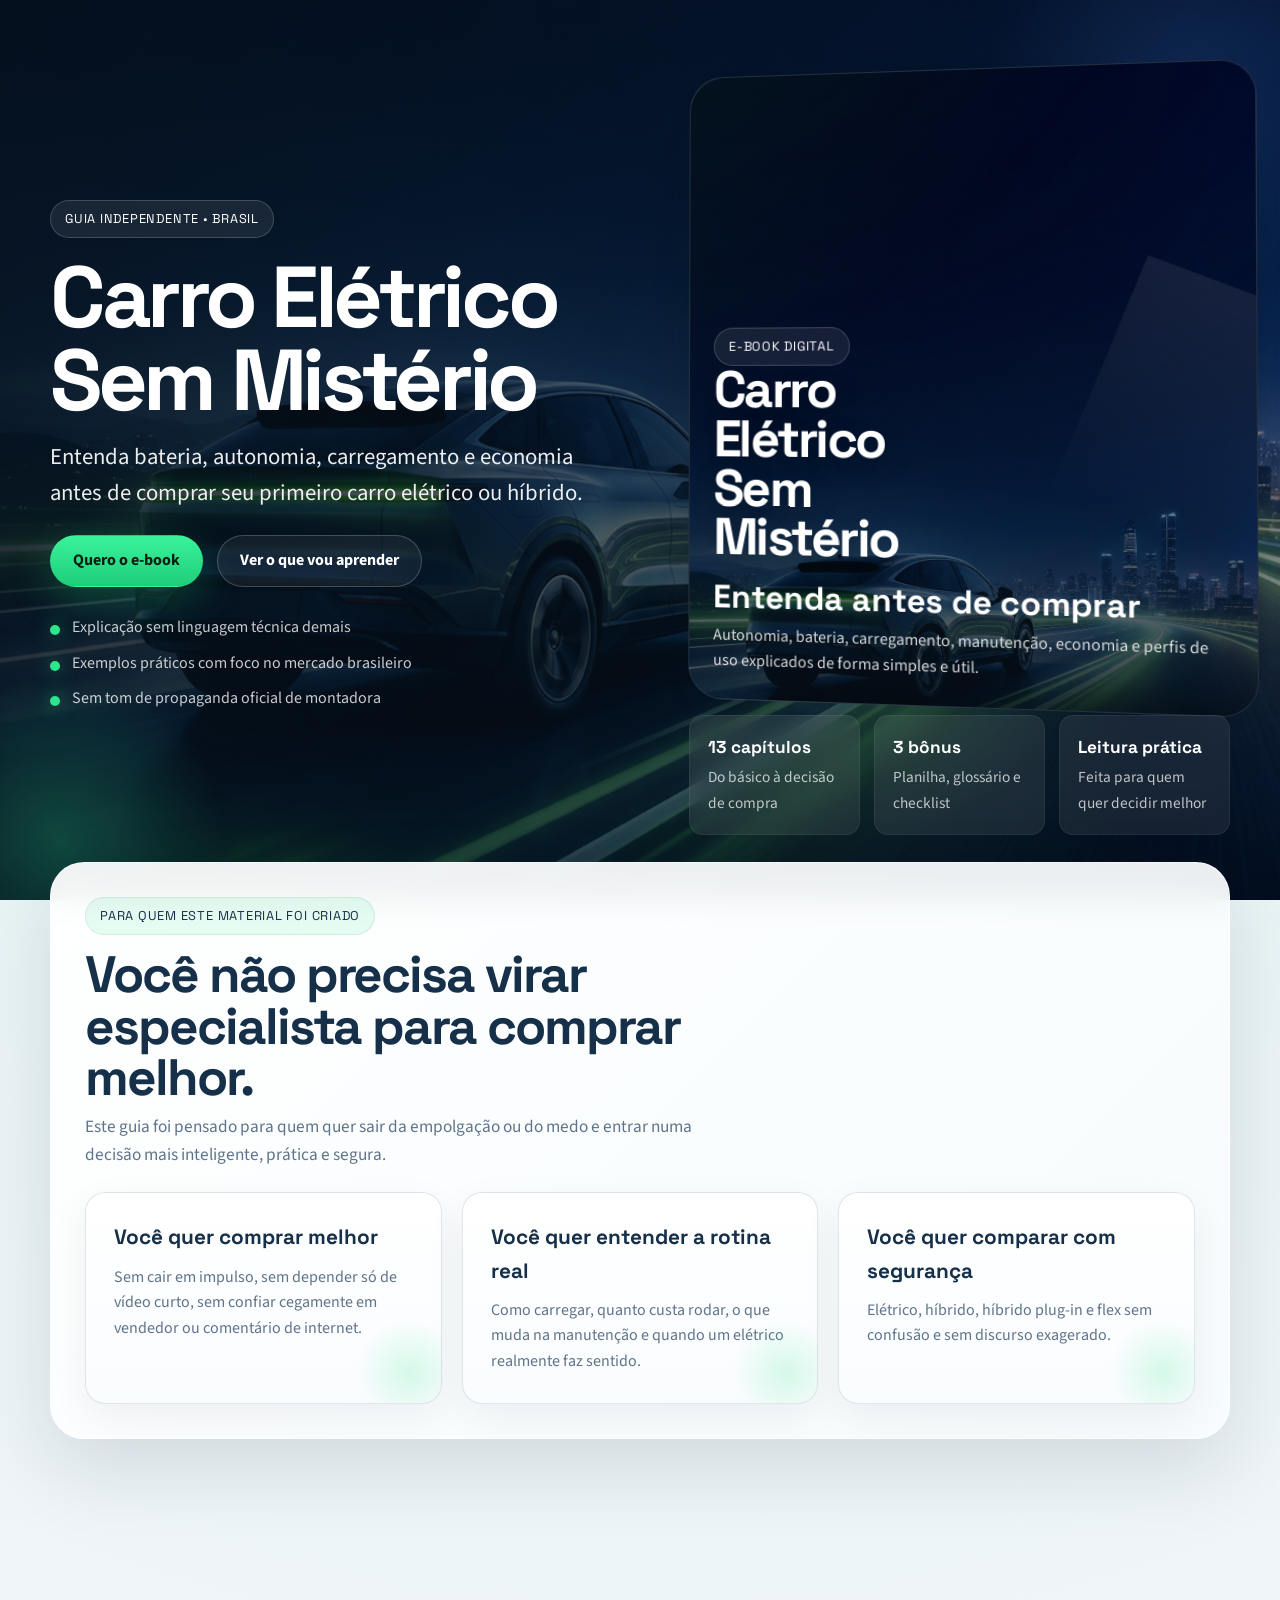
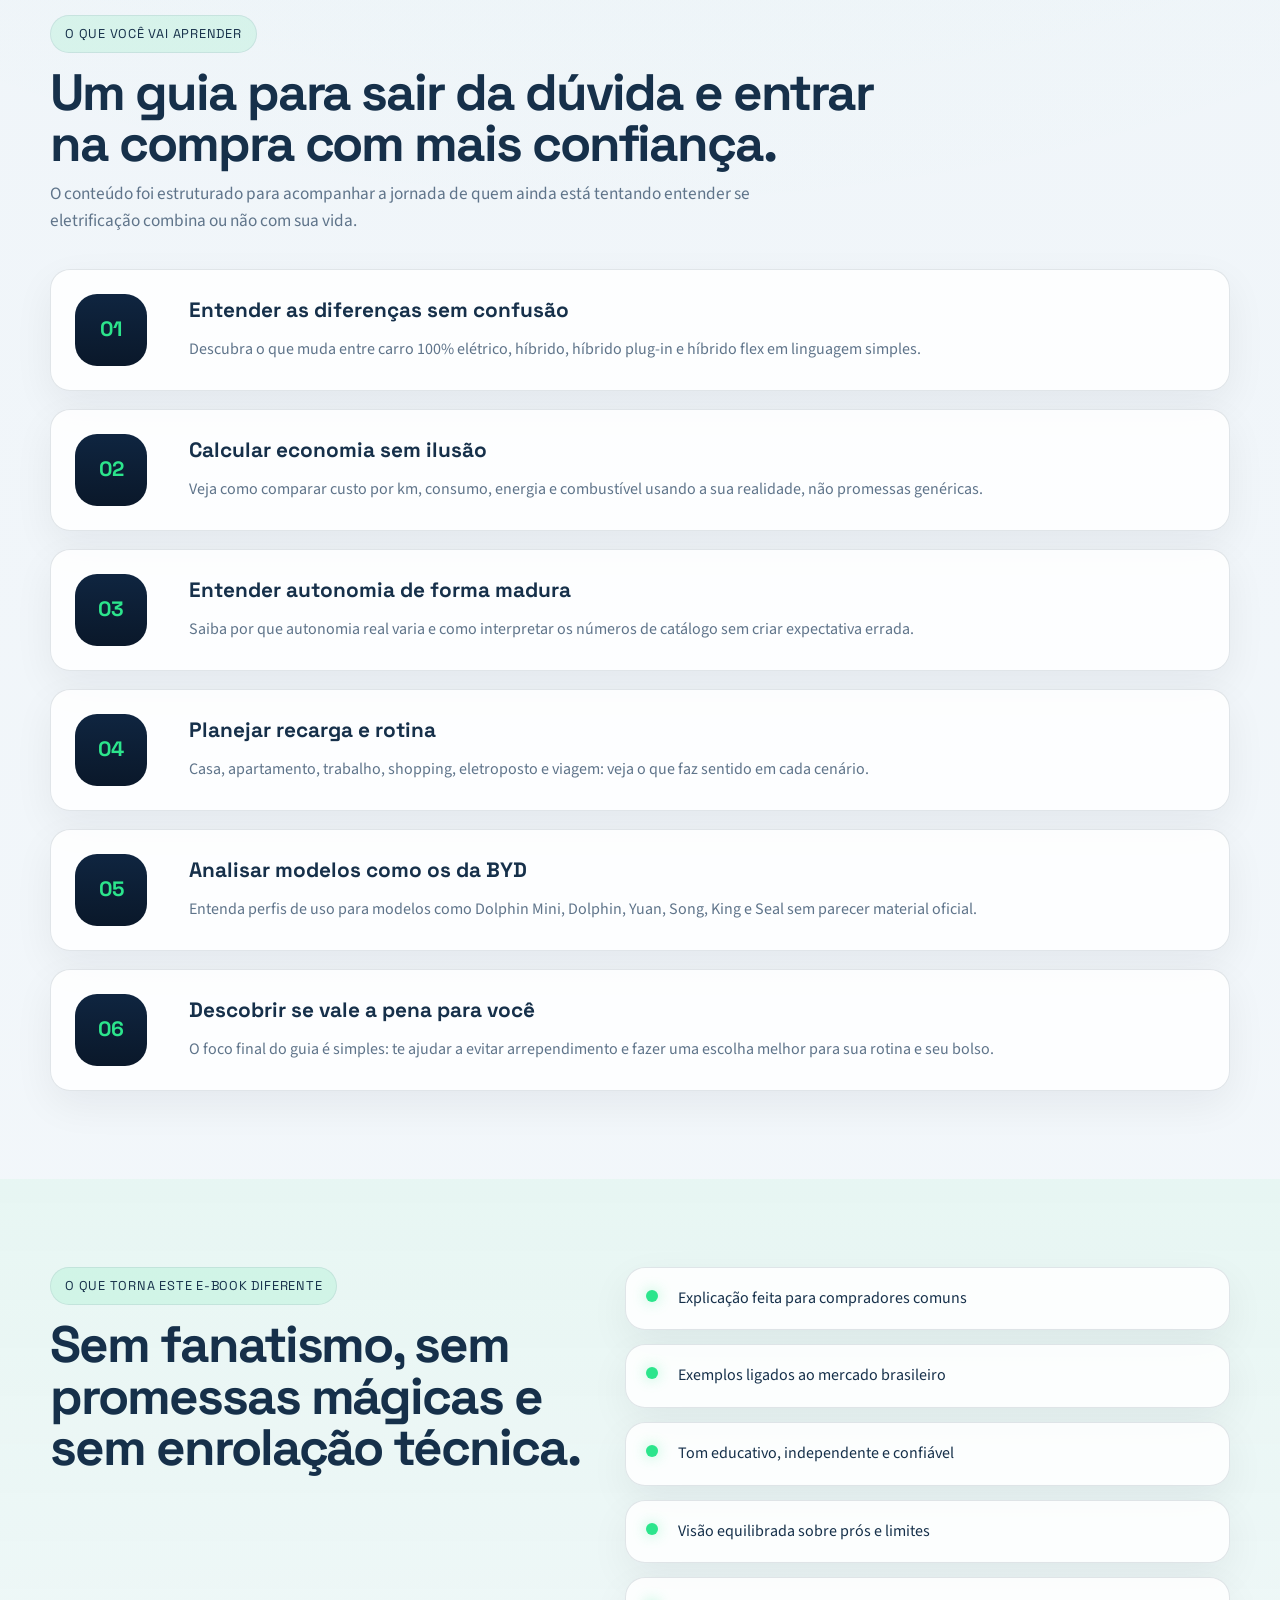
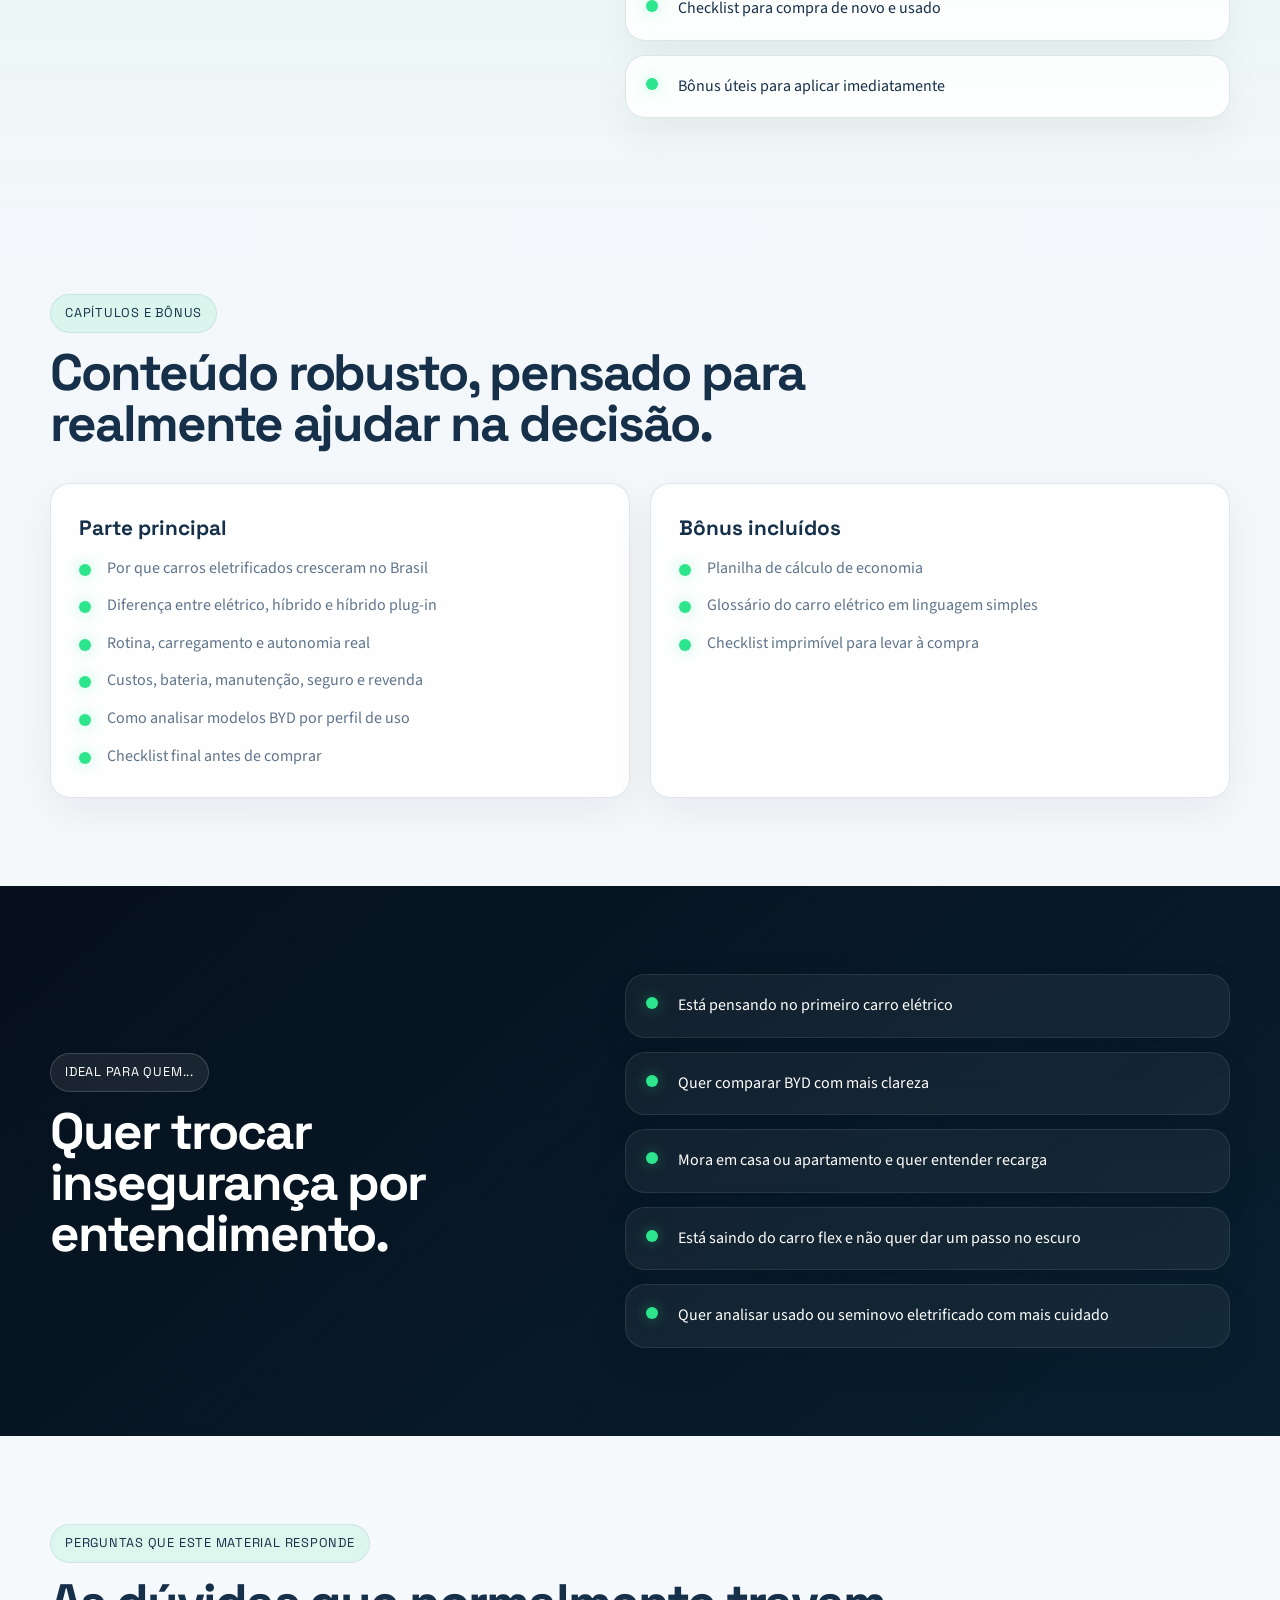
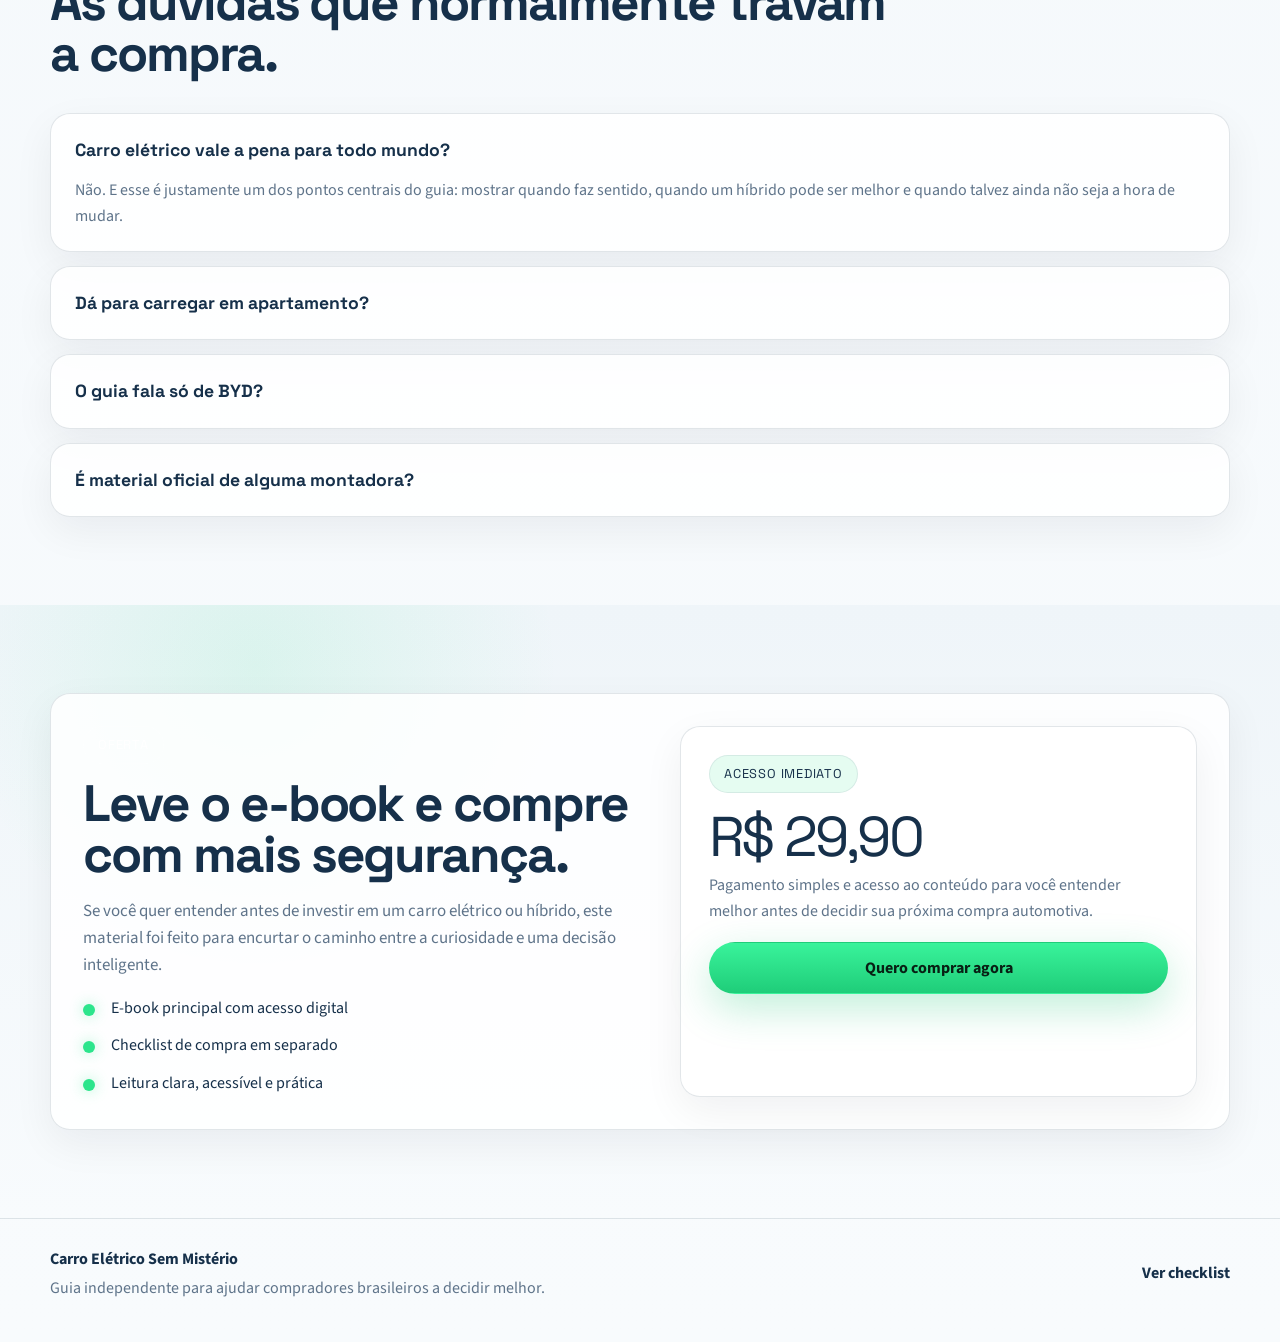
<file: index.html>
<!doctype html>
<html lang="pt-BR">
  <head>
    <meta charset="utf-8">
    <meta name="viewport" content="width=device-width, initial-scale=1">
    <title>Carro Elétrico Sem Mistério | Guia independente para comprar melhor</title>
    <meta
      name="description"
      content="Entenda bateria, autonomia, carregamento, manutenção, economia e escolha do modelo ideal antes de comprar seu primeiro carro elétrico ou híbrido."
    >
    <link rel="preconnect" href="https://fonts.googleapis.com">
    <link rel="preconnect" href="https://fonts.gstatic.com" crossorigin>
    <link
      href="https://fonts.googleapis.com/css2?family=Space+Grotesk:wght@400;500;700&family=Source+Sans+3:wght@400;600;700&display=swap"
      rel="stylesheet"
    >
    <link rel="stylesheet" href="styles.css">
  </head>
  <body>
    <header class="hero">
      <div class="hero__bg"></div>
      <div class="hero__glow hero__glow--left"></div>
      <div class="hero__glow hero__glow--right"></div>
      <div class="container hero__inner">
        <div class="hero__copy">
          <div class="pill">Guia independente • Brasil</div>
          <h1>Carro Elétrico Sem Mistério</h1>
          <p class="hero__lead">
            Entenda bateria, autonomia, carregamento e economia antes de comprar
            seu primeiro carro elétrico ou híbrido.
          </p>
          <div class="hero__actions">
            <a class="btn btn--primary" href="#oferta">Quero o e-book</a>
            <a class="btn btn--ghost" href="#conteudo">Ver o que vou aprender</a>
          </div>
          <ul class="hero__trust">
            <li>Explicação sem linguagem técnica demais</li>
            <li>Exemplos práticos com foco no mercado brasileiro</li>
            <li>Sem tom de propaganda oficial de montadora</li>
          </ul>
        </div>

        <aside class="hero__card">
          <div class="book-card">
            <img
              src="cover-background.png"
              alt="Capa do e-book Carro Elétrico Sem Mistério"
              class="book-card__image"
            >
            <div class="book-card__overlay"></div>
            <div class="book-card__content">
              <span class="book-card__tag">E-book digital</span>
              <div class="book-card__shine"></div>
              <div class="book-card__mini-title">Carro Elétrico<br>Sem Mistério</div>
              <h2>Entenda antes de comprar</h2>
              <p>
                Autonomia, bateria, carregamento, manutenção, economia e perfis
                de uso explicados de forma simples e útil.
              </p>
            </div>
          </div>
          <div class="stats">
            <div class="stats__item">
              <strong>13 capítulos</strong>
              <span>Do básico à decisão de compra</span>
            </div>
            <div class="stats__item">
              <strong>3 bônus</strong>
              <span>Planilha, glossário e checklist</span>
            </div>
            <div class="stats__item">
              <strong>Leitura prática</strong>
              <span>Feita para quem quer decidir melhor</span>
            </div>
          </div>
        </aside>
      </div>
    </header>

    <main>
      <section class="section section--problem">
        <div class="container">
          <div class="impact-panel">
            <div class="impact-panel__intro">
              <span class="eyebrow">Para quem este material foi criado</span>
              <h2>Você não precisa virar especialista para comprar melhor.</h2>
              <p>
                Este guia foi pensado para quem quer sair da empolgação ou do medo
                e entrar numa decisão mais inteligente, prática e segura.
              </p>
            </div>
            <div class="grid grid--3">
              <article class="card card--impact">
              <h3>Você quer comprar melhor</h3>
              <p>
                Sem cair em impulso, sem depender só de vídeo curto, sem confiar
                cegamente em vendedor ou comentário de internet.
              </p>
              </article>
              <article class="card card--impact">
              <h3>Você quer entender a rotina real</h3>
              <p>
                Como carregar, quanto custa rodar, o que muda na manutenção e
                quando um elétrico realmente faz sentido.
              </p>
              </article>
              <article class="card card--impact">
              <h3>Você quer comparar com segurança</h3>
              <p>
                Elétrico, híbrido, híbrido plug-in e flex sem confusão e sem
                discurso exagerado.
              </p>
              </article>
            </div>
          </div>
        </div>
      </section>

      <section id="conteudo" class="section">
        <div class="container">
          <div class="section-heading">
            <span class="eyebrow">O que você vai aprender</span>
            <h2>Um guia para sair da dúvida e entrar na compra com mais confiança.</h2>
            <p>
              O conteúdo foi estruturado para acompanhar a jornada de quem ainda
              está tentando entender se eletrificação combina ou não com sua vida.
            </p>
          </div>

          <div class="feature-list">
            <article class="feature">
              <span class="feature__number">01</span>
              <div>
                <h3>Entender as diferenças sem confusão</h3>
                <p>
                  Descubra o que muda entre carro 100% elétrico, híbrido,
                  híbrido plug-in e híbrido flex em linguagem simples.
                </p>
              </div>
            </article>
            <article class="feature">
              <span class="feature__number">02</span>
              <div>
                <h3>Calcular economia sem ilusão</h3>
                <p>
                  Veja como comparar custo por km, consumo, energia e
                  combustível usando a sua realidade, não promessas genéricas.
                </p>
              </div>
            </article>
            <article class="feature">
              <span class="feature__number">03</span>
              <div>
                <h3>Entender autonomia de forma madura</h3>
                <p>
                  Saiba por que autonomia real varia e como interpretar os
                  números de catálogo sem criar expectativa errada.
                </p>
              </div>
            </article>
            <article class="feature">
              <span class="feature__number">04</span>
              <div>
                <h3>Planejar recarga e rotina</h3>
                <p>
                  Casa, apartamento, trabalho, shopping, eletroposto e viagem:
                  veja o que faz sentido em cada cenário.
                </p>
              </div>
            </article>
            <article class="feature">
              <span class="feature__number">05</span>
              <div>
                <h3>Analisar modelos como os da BYD</h3>
                <p>
                  Entenda perfis de uso para modelos como Dolphin Mini,
                  Dolphin, Yuan, Song, King e Seal sem parecer material oficial.
                </p>
              </div>
            </article>
            <article class="feature">
              <span class="feature__number">06</span>
              <div>
                <h3>Descobrir se vale a pena para você</h3>
                <p>
                  O foco final do guia é simples: te ajudar a evitar arrependimento
                  e fazer uma escolha melhor para sua rotina e seu bolso.
                </p>
              </div>
            </article>
          </div>
        </div>
      </section>

      <section class="section section--accent">
        <div class="container split">
          <div>
            <span class="eyebrow">O que torna este e-book diferente</span>
            <h2>Sem fanatismo, sem promessas mágicas e sem enrolação técnica.</h2>
          </div>
          <div class="check-grid">
            <div class="check-item">Explicação feita para compradores comuns</div>
            <div class="check-item">Exemplos ligados ao mercado brasileiro</div>
            <div class="check-item">Tom educativo, independente e confiável</div>
            <div class="check-item">Visão equilibrada sobre prós e limites</div>
            <div class="check-item">Checklist para compra de novo e usado</div>
            <div class="check-item">Bônus úteis para aplicar imediatamente</div>
          </div>
        </div>
      </section>

      <section class="section">
        <div class="container">
          <div class="section-heading">
            <span class="eyebrow">Capítulos e bônus</span>
            <h2>Conteúdo robusto, pensado para realmente ajudar na decisão.</h2>
          </div>
          <div class="chapters">
            <article class="chapter-card">
              <h3>Parte principal</h3>
              <ul>
                <li>Por que carros eletrificados cresceram no Brasil</li>
                <li>Diferença entre elétrico, híbrido e híbrido plug-in</li>
                <li>Rotina, carregamento e autonomia real</li>
                <li>Custos, bateria, manutenção, seguro e revenda</li>
                <li>Como analisar modelos BYD por perfil de uso</li>
                <li>Checklist final antes de comprar</li>
              </ul>
            </article>
            <article class="chapter-card">
              <h3>Bônus incluídos</h3>
              <ul>
                <li>Planilha de cálculo de economia</li>
                <li>Glossário do carro elétrico em linguagem simples</li>
                <li>Checklist imprimível para levar à compra</li>
              </ul>
            </article>
          </div>
        </div>
      </section>

      <section class="section section--dark">
        <div class="container split split--center">
          <div>
            <span class="eyebrow">Ideal para quem...</span>
            <h2>Quer trocar insegurança por entendimento.</h2>
          </div>
          <div class="audience-list">
            <div class="audience-item">Está pensando no primeiro carro elétrico</div>
            <div class="audience-item">Quer comparar BYD com mais clareza</div>
            <div class="audience-item">Mora em casa ou apartamento e quer entender recarga</div>
            <div class="audience-item">Está saindo do carro flex e não quer dar um passo no escuro</div>
            <div class="audience-item">Quer analisar usado ou seminovo eletrificado com mais cuidado</div>
          </div>
        </div>
      </section>

      <section class="section">
        <div class="container">
          <div class="section-heading">
            <span class="eyebrow">Perguntas que este material responde</span>
            <h2>As dúvidas que normalmente travam a compra.</h2>
          </div>
          <div class="faq">
            <details class="faq__item" open>
              <summary>Carro elétrico vale a pena para todo mundo?</summary>
              <p>
                Não. E esse é justamente um dos pontos centrais do guia: mostrar
                quando faz sentido, quando um híbrido pode ser melhor e quando talvez
                ainda não seja a hora de mudar.
              </p>
            </details>
            <details class="faq__item">
              <summary>Dá para carregar em apartamento?</summary>
              <p>
                Em muitos casos, sim. Mas existem regras, limitações e cuidados
                técnicos que precisam ser avaliados com o condomínio e com um
                profissional qualificado.
              </p>
            </details>
            <details class="faq__item">
              <summary>O guia fala só de BYD?</summary>
              <p>
                Não. Ele usa modelos como os da BYD como referência prática,
                porque são muito procurados no Brasil, mas o conteúdo ajuda em
                qualquer comparação de eletrificados.
              </p>
            </details>
            <details class="faq__item">
              <summary>É material oficial de alguma montadora?</summary>
              <p>
                Não. É um guia independente e educativo, pensado para ajudar o
                comprador a decidir melhor.
              </p>
            </details>
          </div>
        </div>
      </section>

      <section id="oferta" class="section offer">
        <div class="container offer__box">
          <div class="offer__copy">
            <span class="eyebrow">Oferta</span>
            <h2>Leve o e-book e compre com mais segurança.</h2>
            <p>
              Se você quer entender antes de investir em um carro elétrico ou
              híbrido, este material foi feito para encurtar o caminho entre a
              curiosidade e uma decisão inteligente.
            </p>
            <ul class="offer__list">
              <li>E-book principal com acesso digital</li>
              <li>Checklist de compra em separado</li>
              <li>Leitura clara, acessível e prática</li>
            </ul>
          </div>
          <div class="price-card">
            <div class="price-card__label">Acesso imediato</div>
            <div class="price-card__price">R$ 29,90</div>
            <p class="price-card__note">
              Pagamento simples e acesso ao conteúdo para você entender melhor
              antes de decidir sua próxima compra automotiva.
            </p>
            <a class="btn btn--primary btn--full" href="https://pay.cakto.com.br/drbs28f_901971">Quero comprar agora</a>
          </div>
        </div>
      </section>
    </main>

    <footer class="footer">
      <div class="container footer__inner">
        <div>
          <strong>Carro Elétrico Sem Mistério</strong>
          <p>Guia independente para ajudar compradores brasileiros a decidir melhor.</p>
        </div>
        <div class="footer__links">
          <a href="checklist-compra-carro-eletrico.md" target="_blank" rel="noopener noreferrer">Ver checklist</a>
        </div>
      </div>
    </footer>
  </body>
</html>
</file>
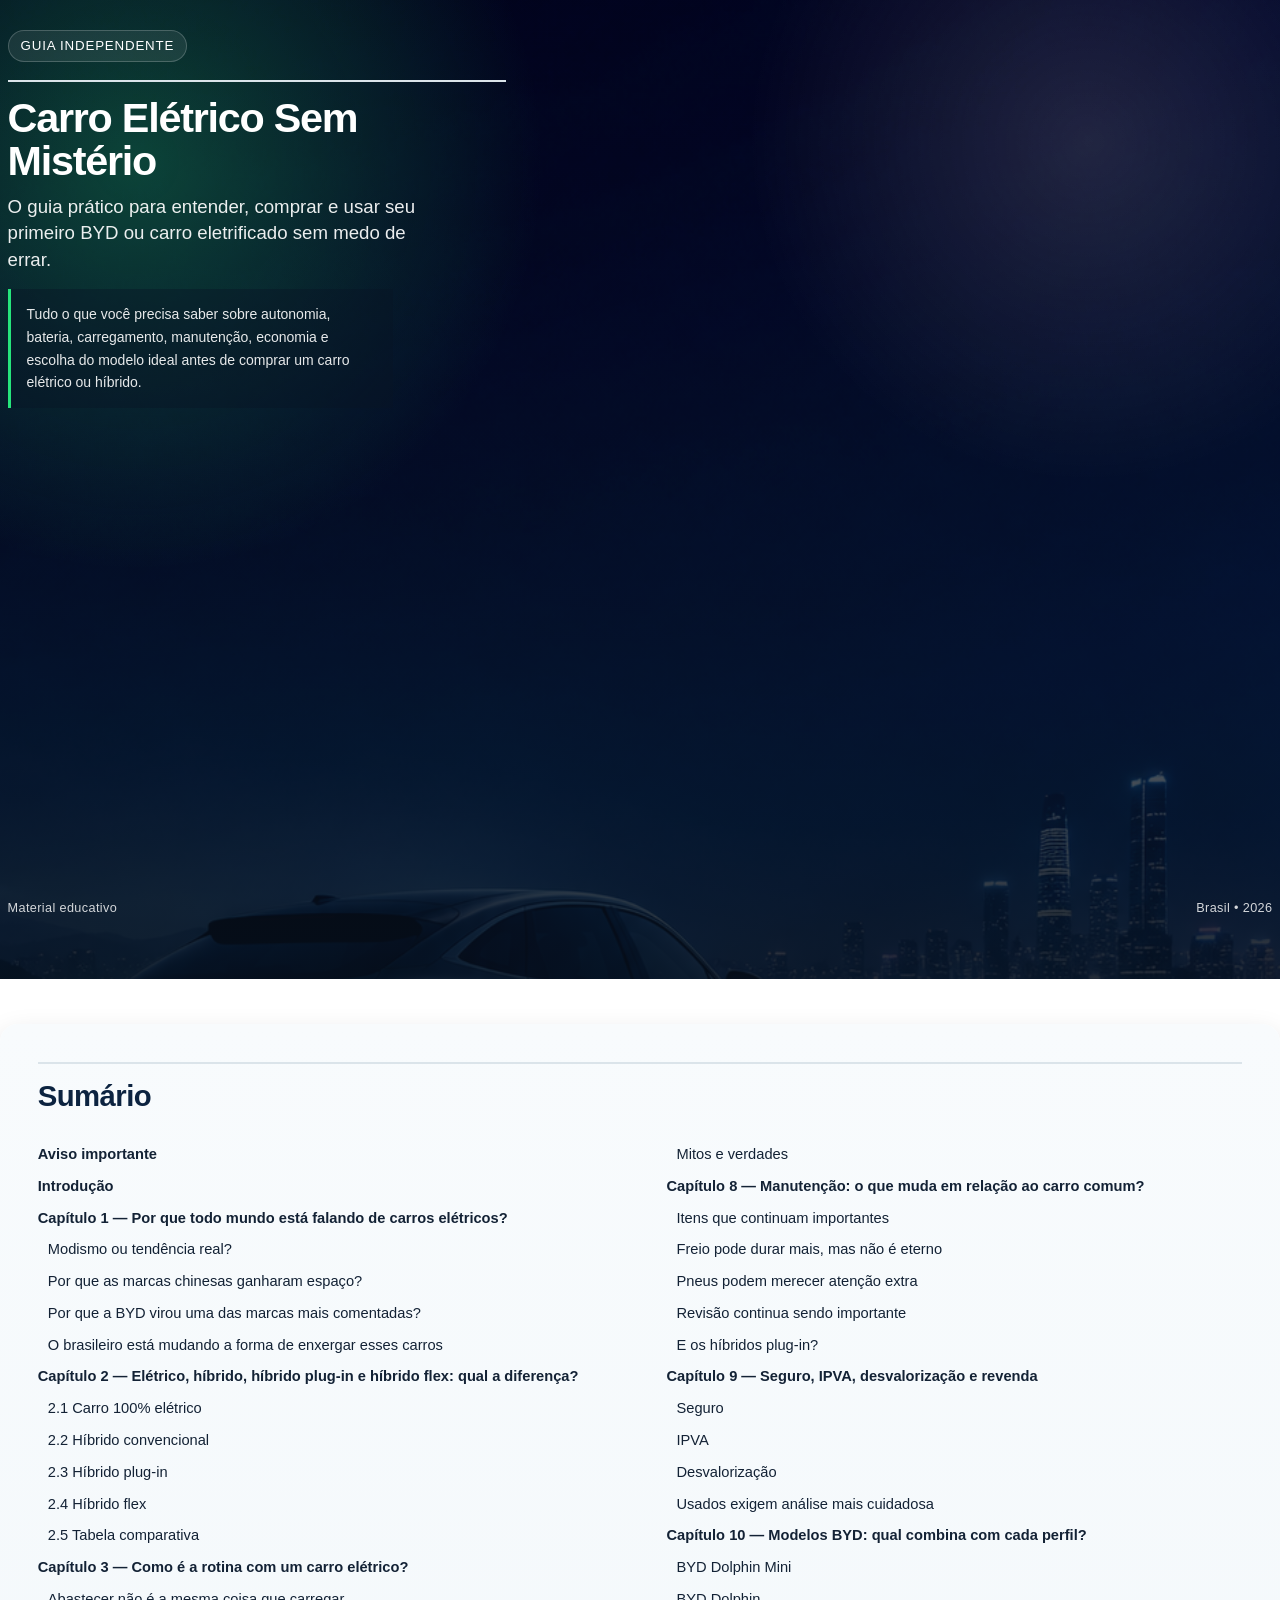
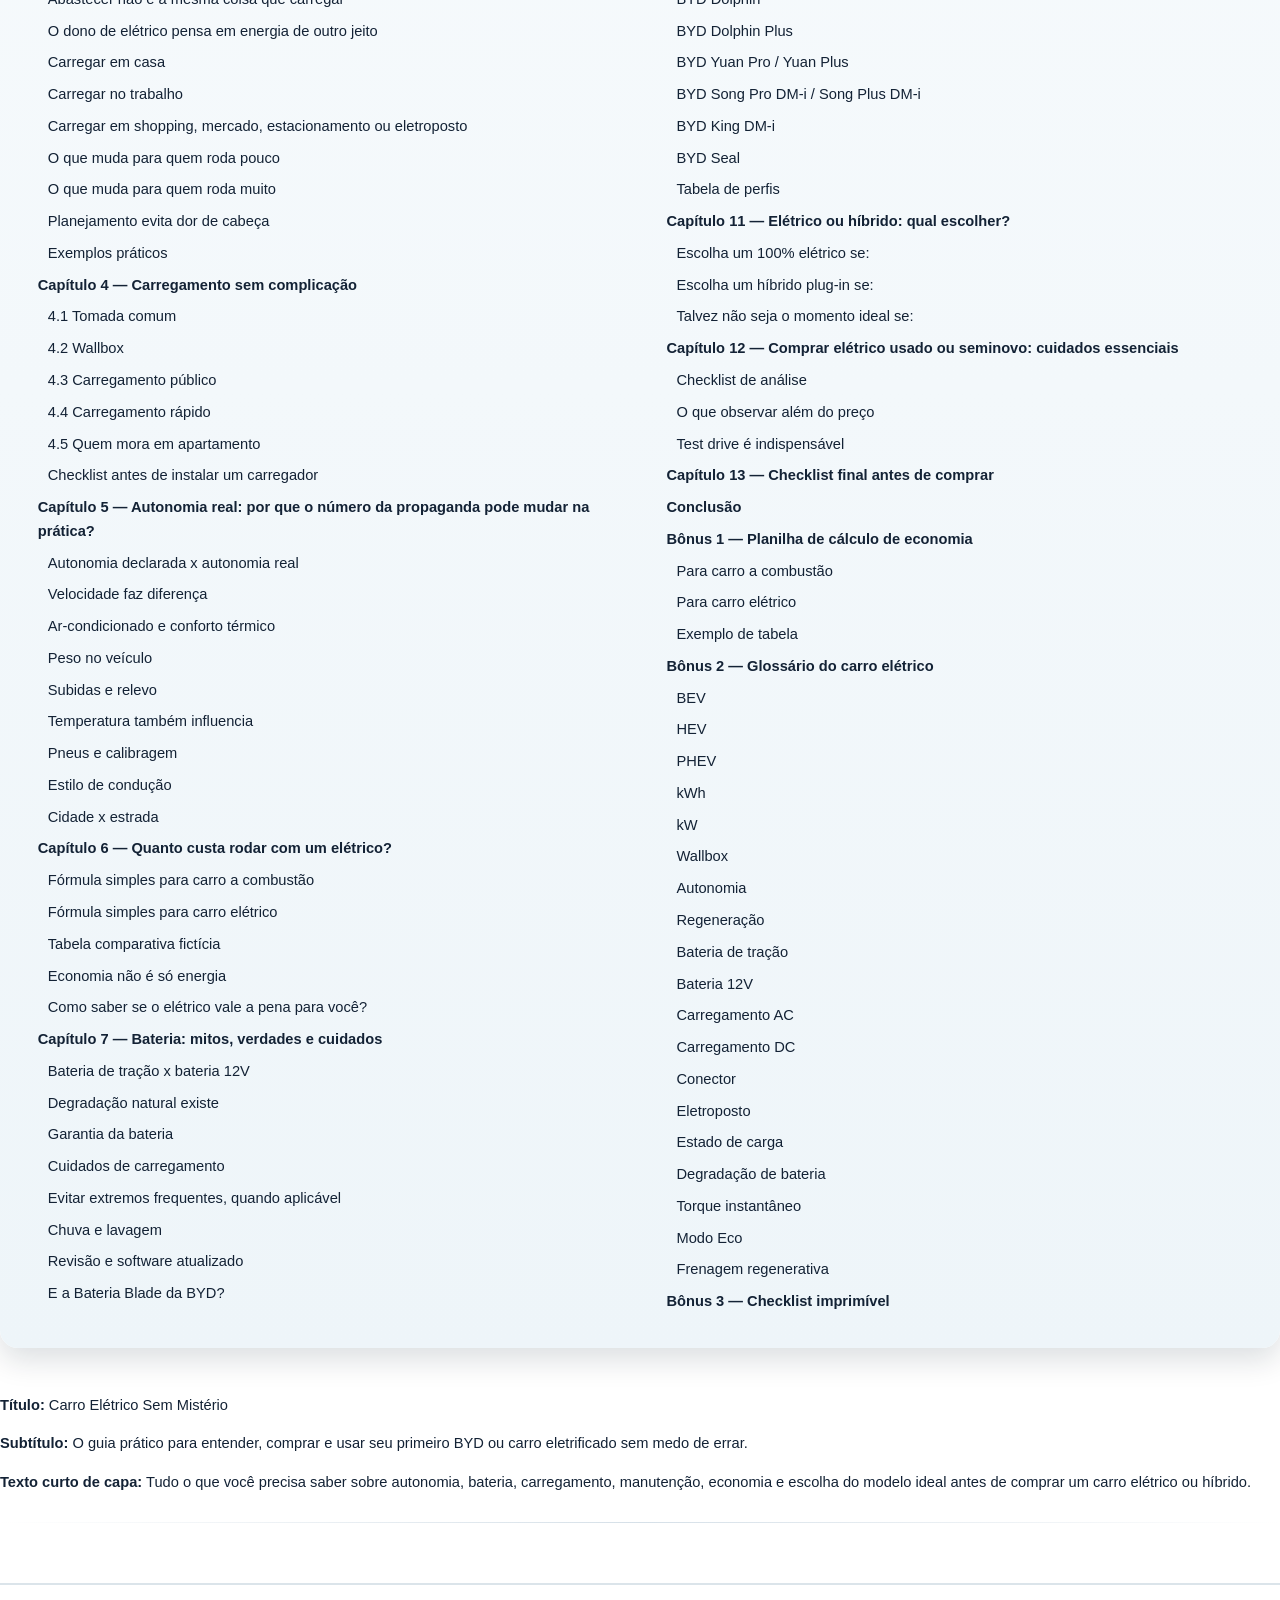
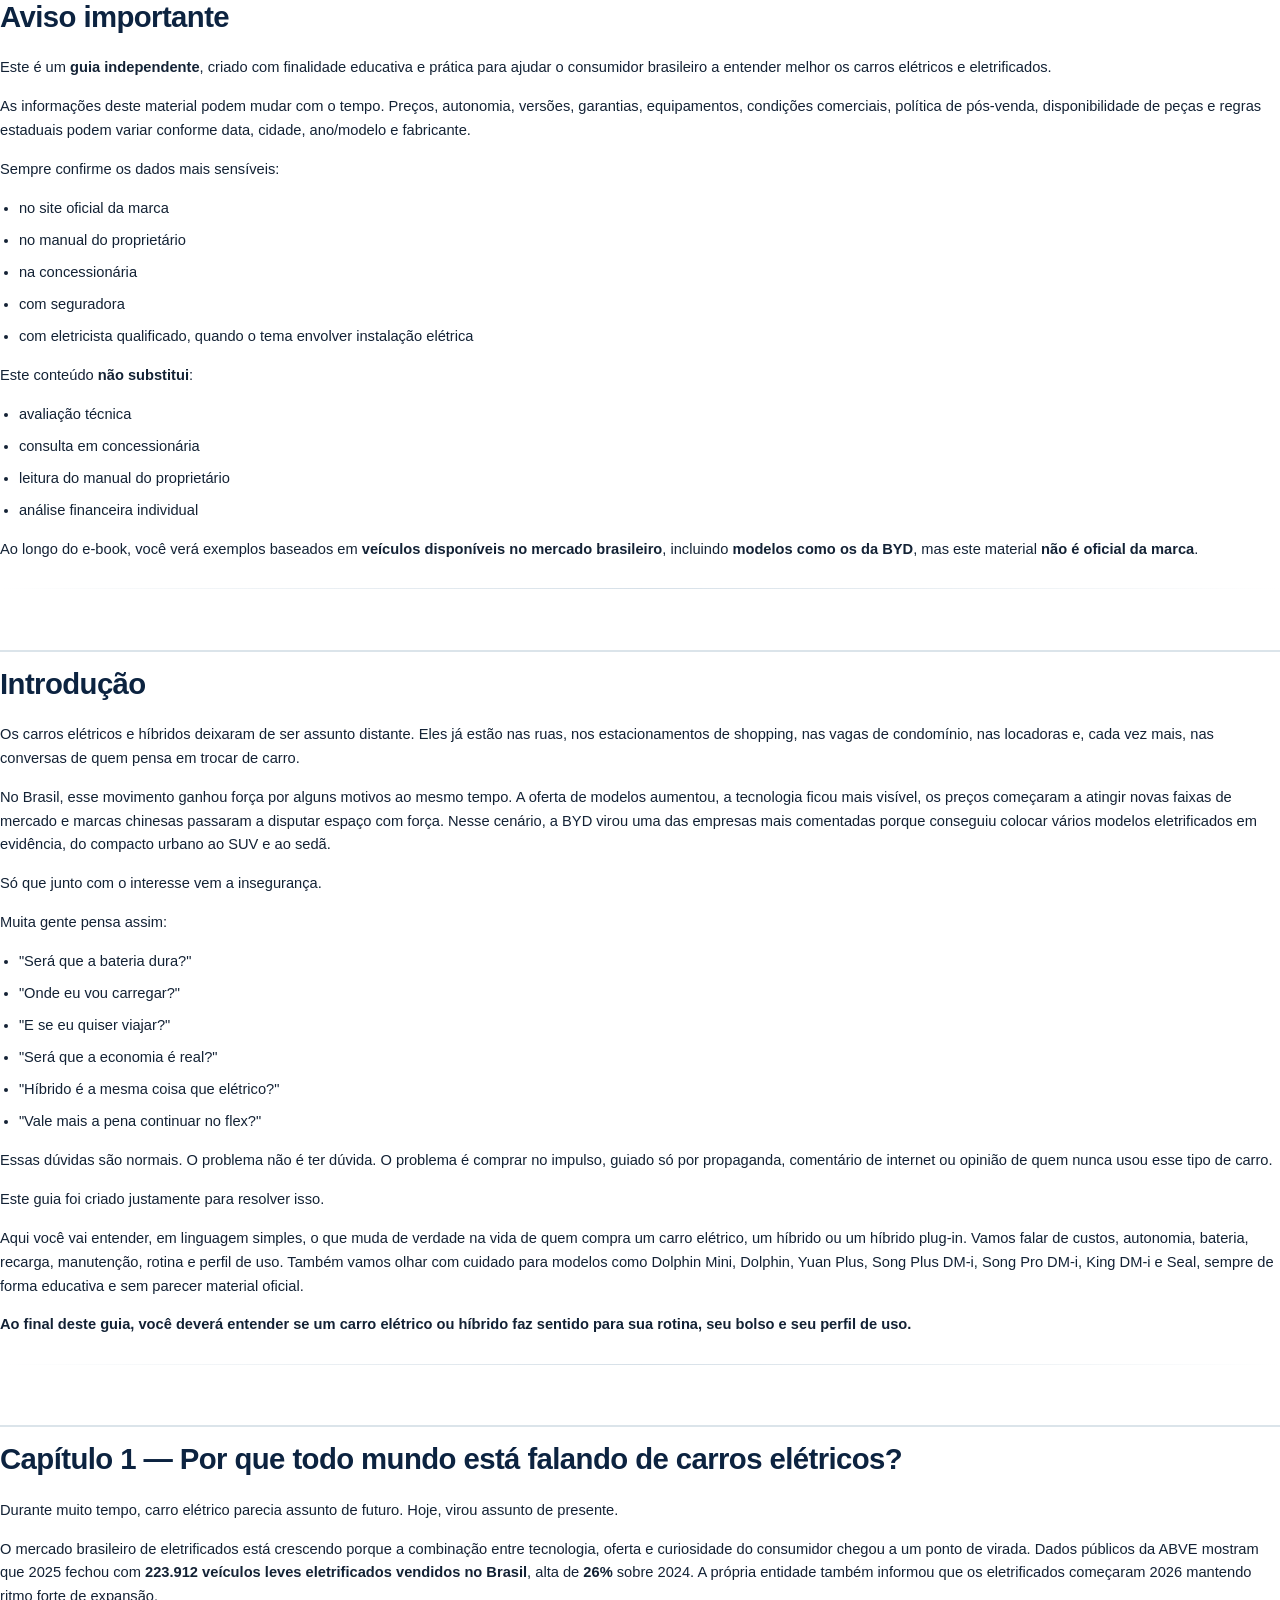
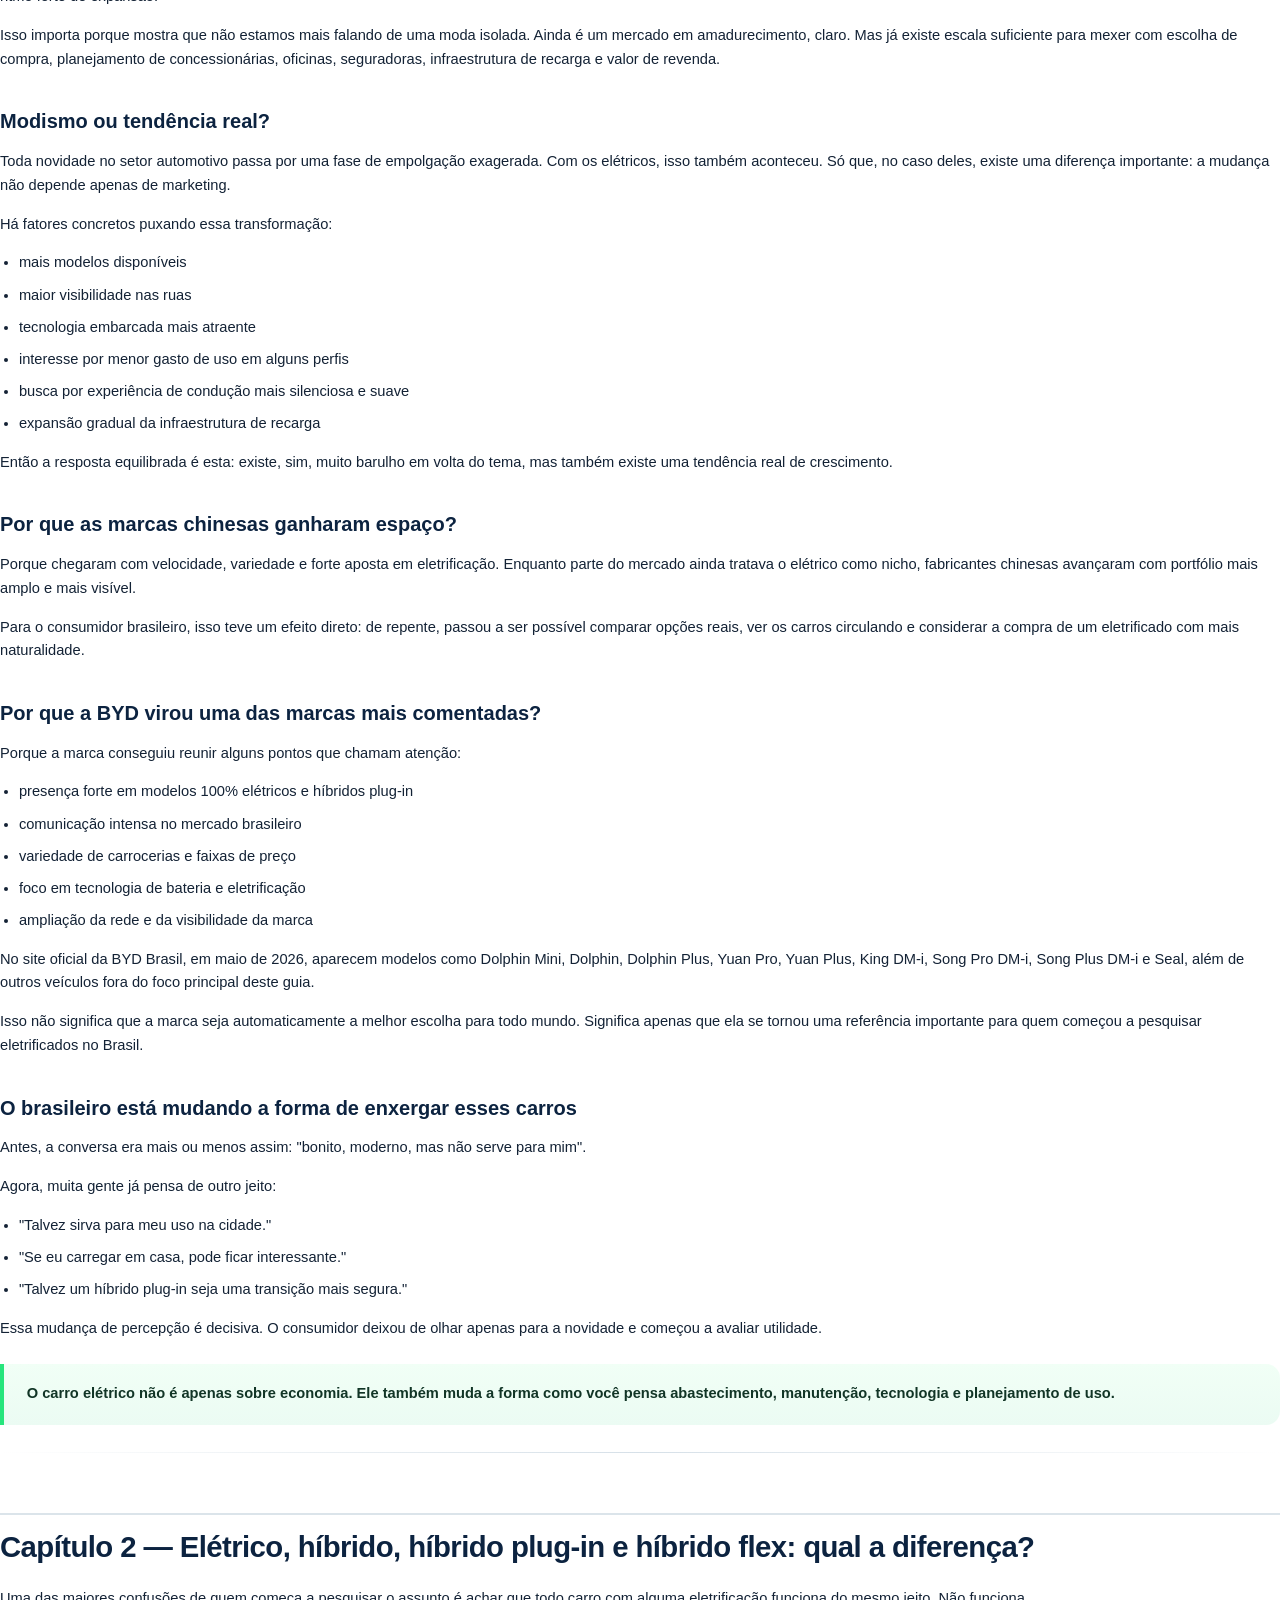
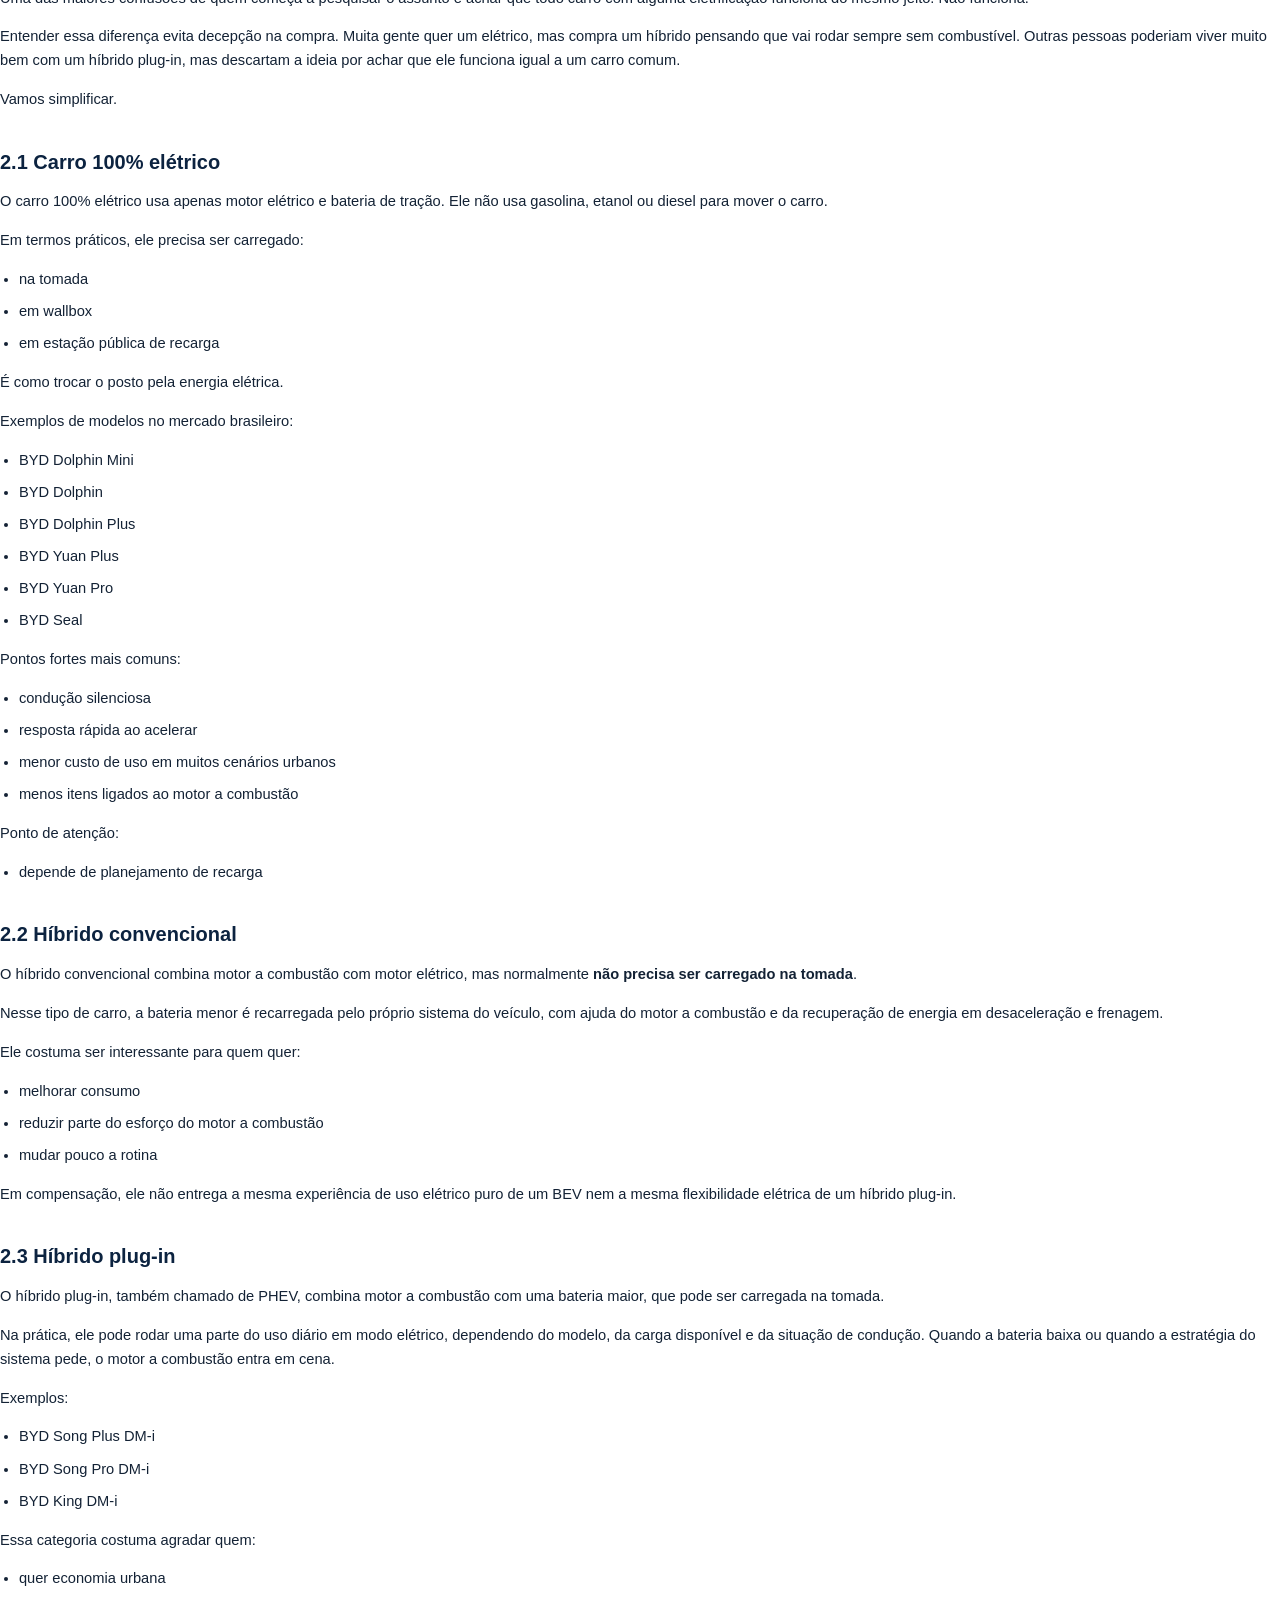
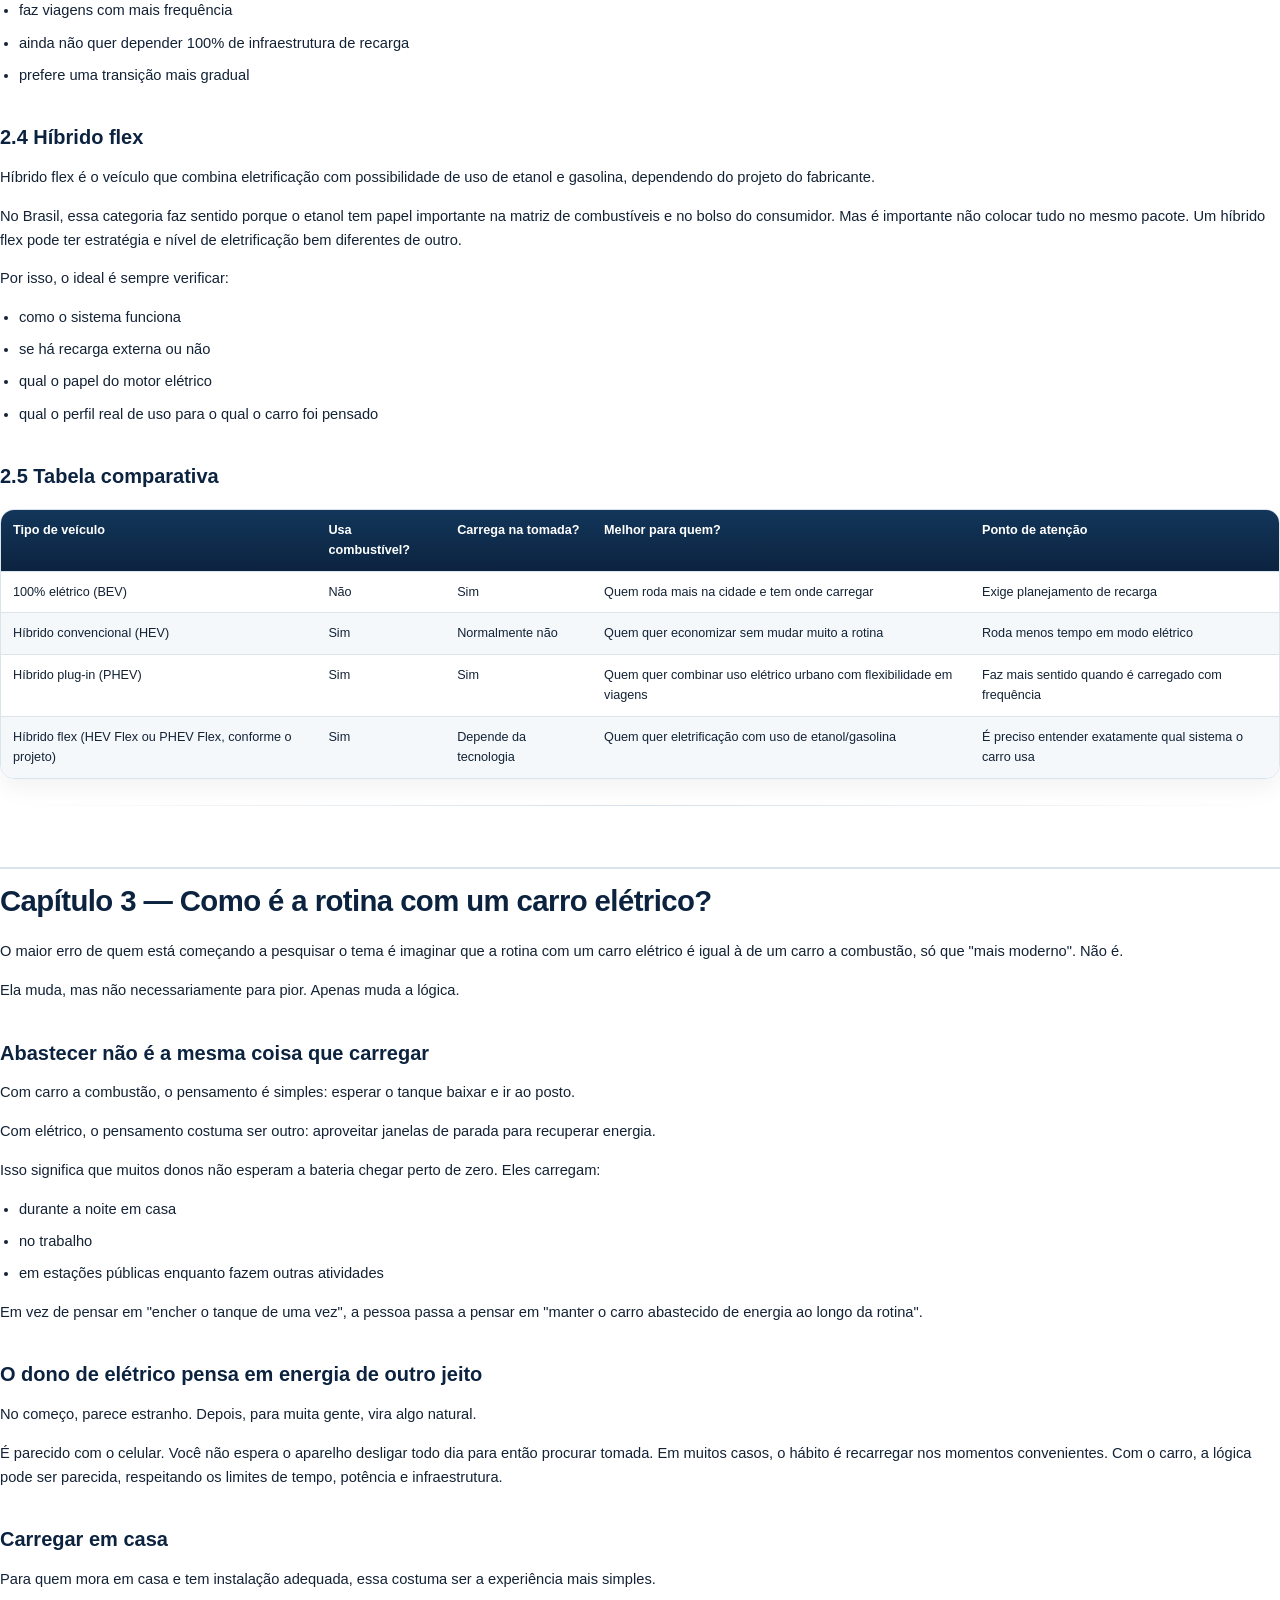
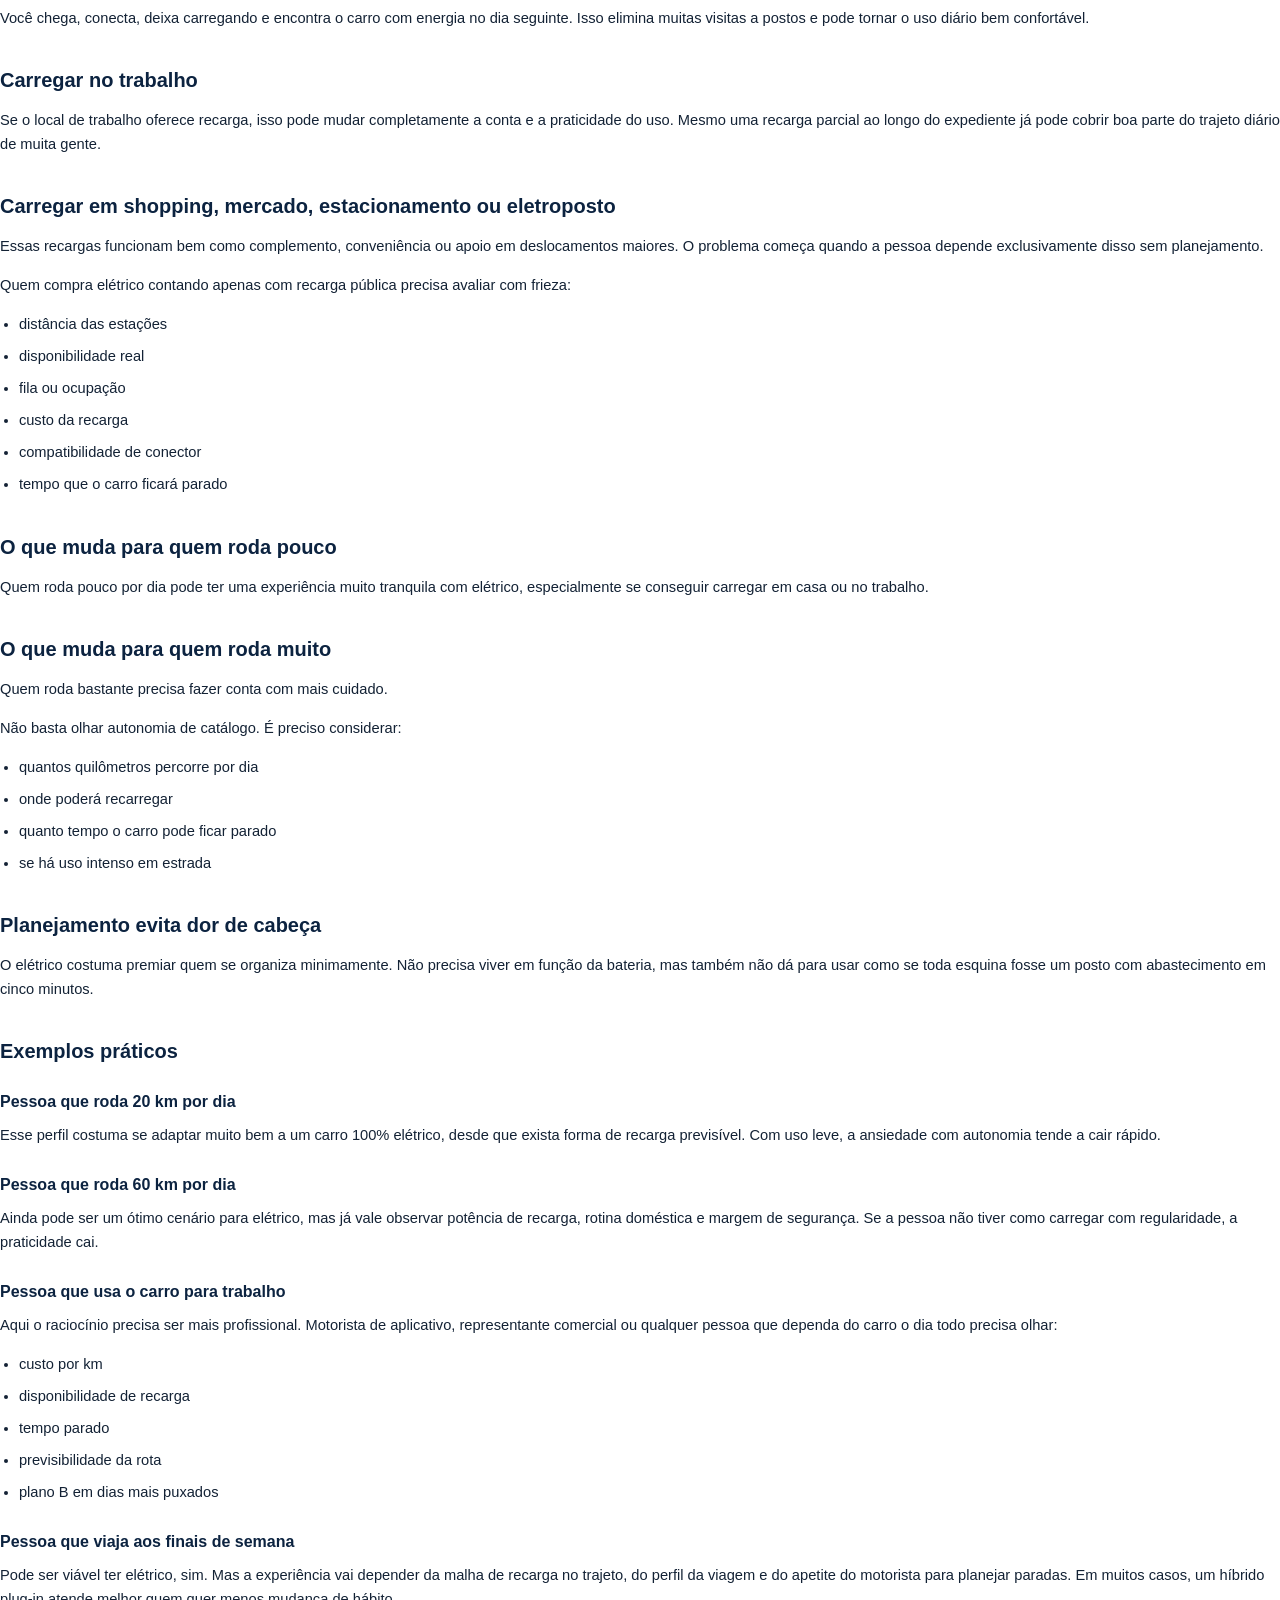
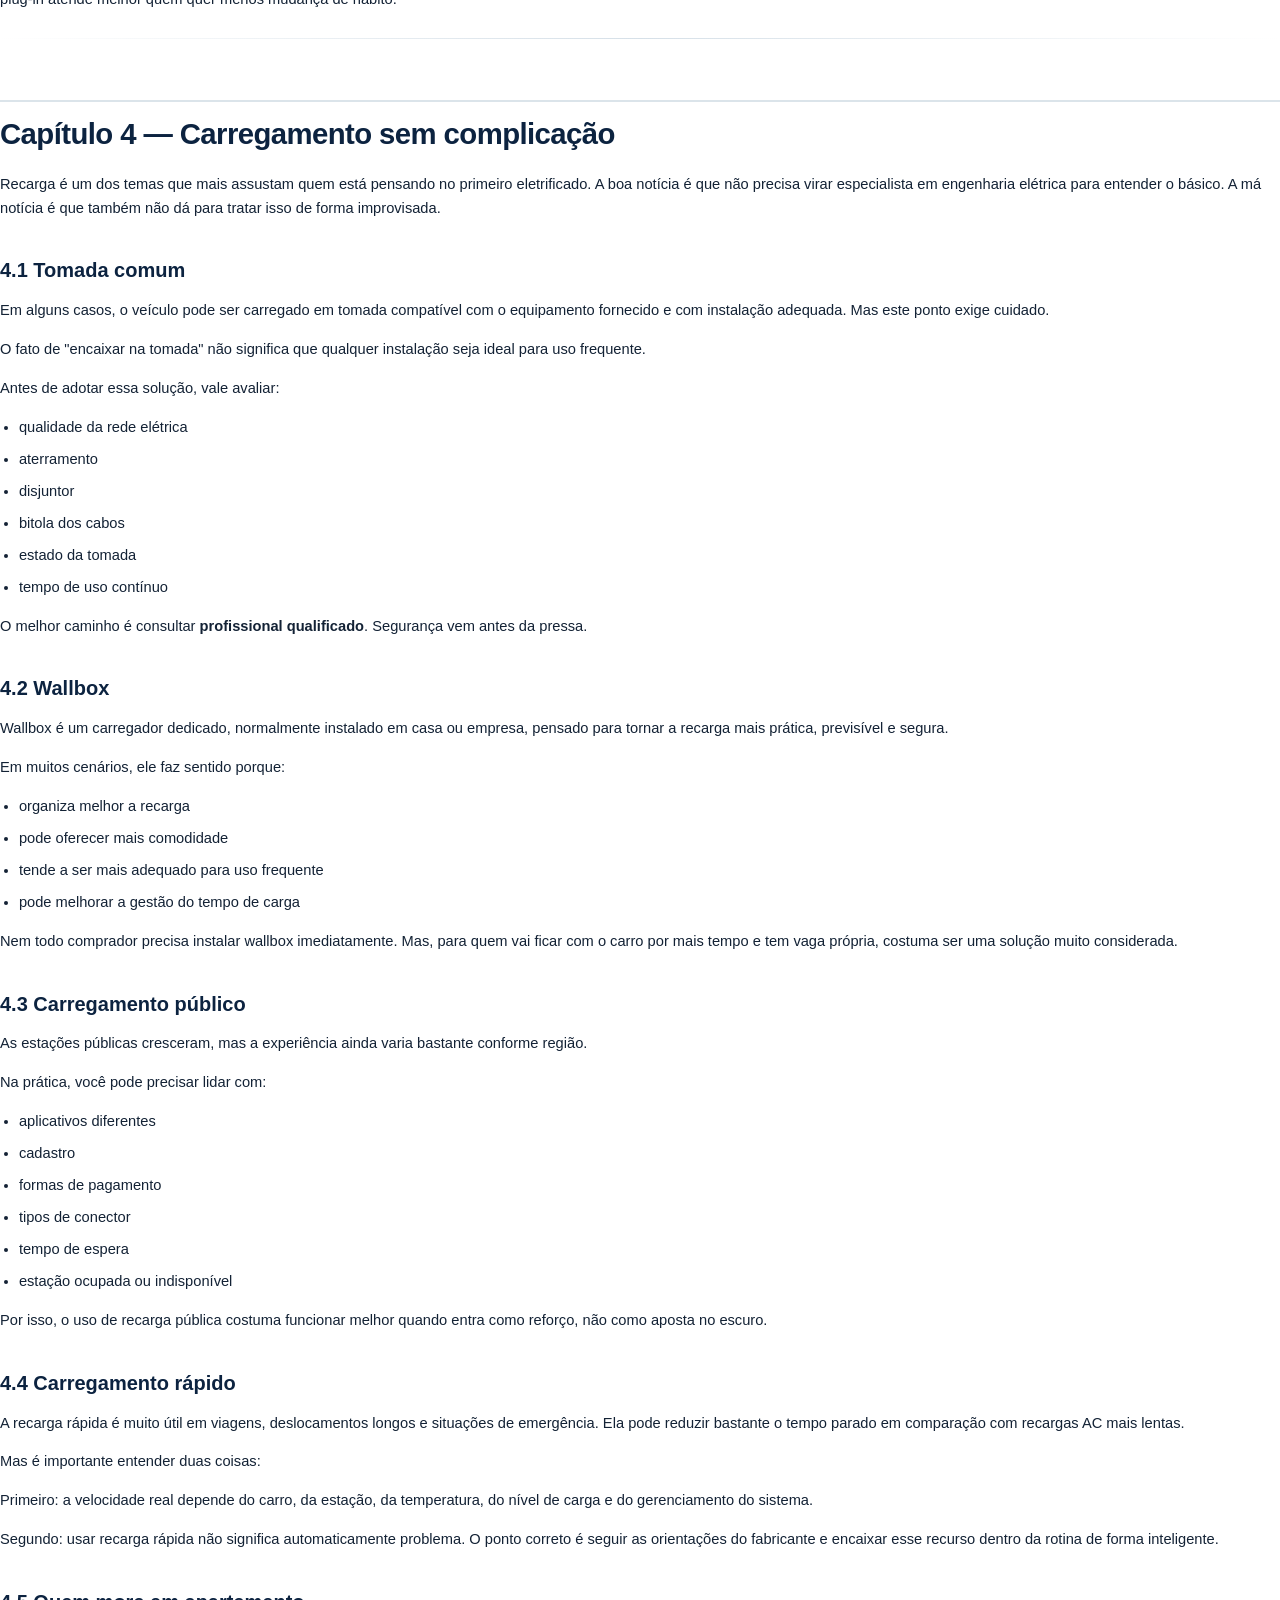
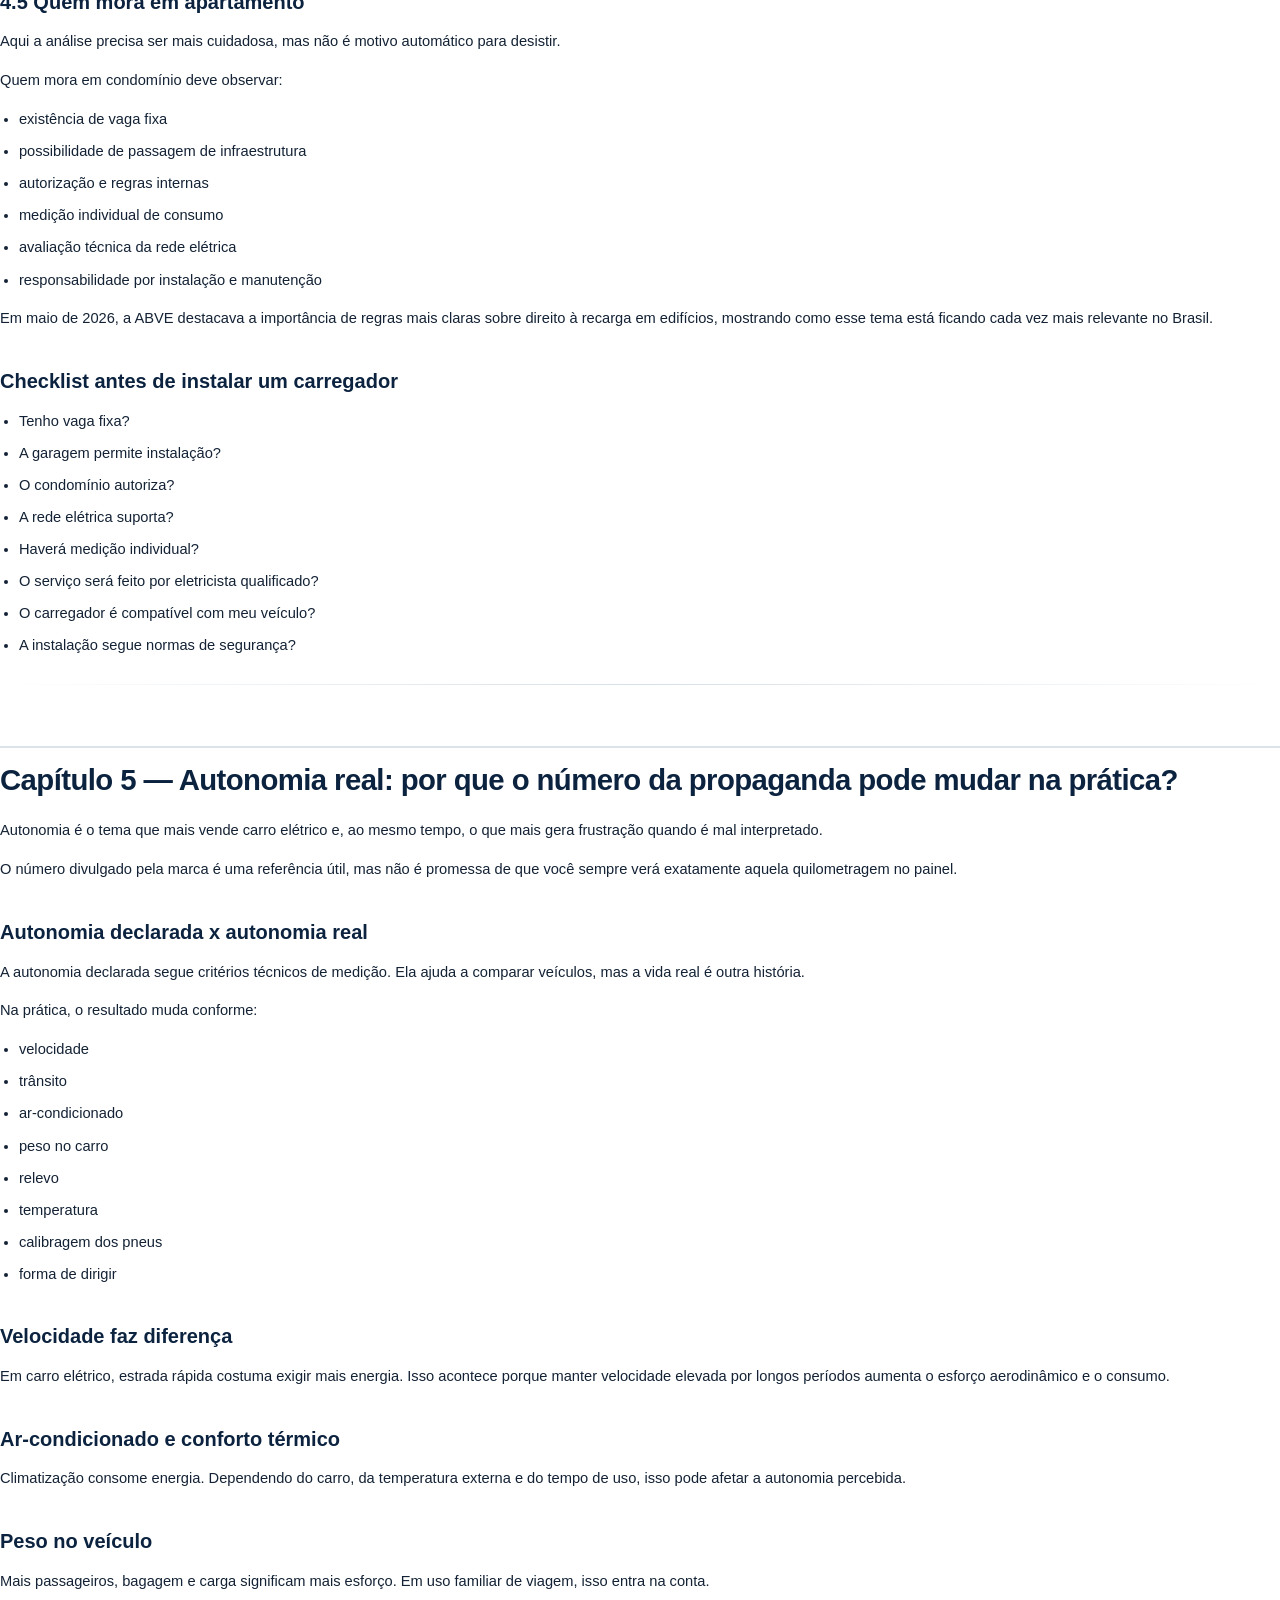
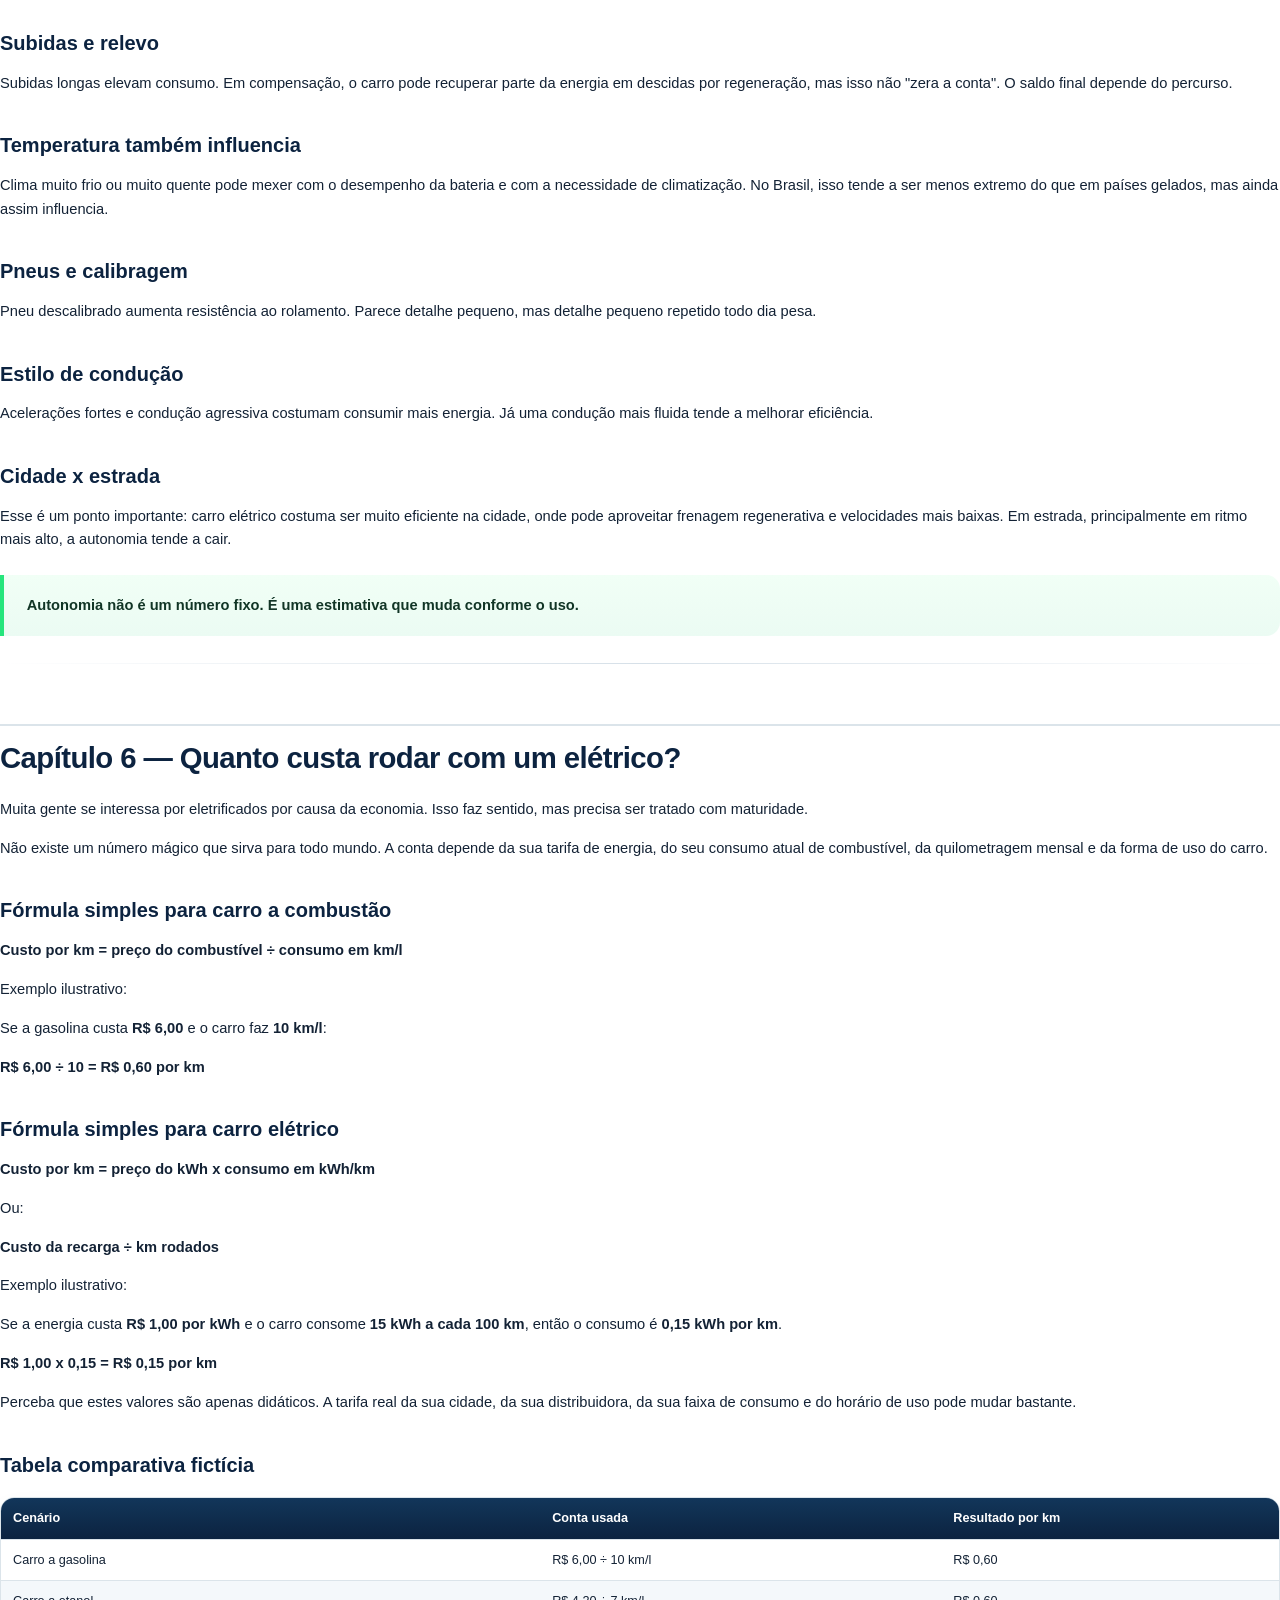
<file: ebook-carro-eletrico-sem-misterio.html>
<!doctype html>
<html lang="pt-BR">
  <head>
    <meta charset="utf-8">
    <meta name="viewport" content="width=device-width, initial-scale=1">
    <title>Carro Elétrico Sem Mistério</title>
    <style>
  @page {
    size: A4;
    margin: 18mm 16mm 18mm 16mm;
  }

  :root {
    --ink: #132235;
    --muted: #59697d;
    --line: #dbe4ea;
    --navy: #0c2340;
    --navy-soft: #12365a;
    --green: #26e57c;
    --green-soft: #dafbea;
    --paper: #ffffff;
    --mist: #f4f8fb;
    --shadow: rgba(8, 25, 43, 0.14);
  }

  * {
    box-sizing: border-box;
  }

  html {
    background: #e8edf2;
  }

  body {
    margin: 0;
    color: var(--ink);
    background: var(--paper);
    font-family: "Segoe UI", "Aptos", Arial, sans-serif;
    font-size: 11pt;
    line-height: 1.62;
    -webkit-print-color-adjust: exact;
    print-color-adjust: exact;
  }

  .cover-page {
    position: relative;
    min-height: 277mm;
    margin: -18mm -16mm 12mm -16mm;
    overflow: hidden;
    page-break-after: always;
    background:
      linear-gradient(180deg, rgba(8, 22, 40, 0.08), rgba(8, 22, 40, 0.88)),
      linear-gradient(130deg, rgba(14, 35, 62, 0.85), rgba(7, 17, 32, 0.94));
  }

  .cover-photo,
  .cover-overlay {
    position: absolute;
    inset: 0;
  }

  .cover-photo {
    background-image: url("cover-background.png");
    background-size: cover;
    background-position: center center;
    transform: scale(1.03);
    filter: saturate(1.05) contrast(1.05);
  }

  .cover-overlay {
    background:
      radial-gradient(circle at 14% 22%, rgba(38, 229, 124, 0.28), transparent 28%),
      radial-gradient(circle at 82% 20%, rgba(255, 255, 255, 0.12), transparent 24%),
      linear-gradient(180deg, rgba(6, 15, 28, 0.18), rgba(6, 15, 28, 0.88));
  }

  .cover-content {
    position: absolute;
    left: 18mm;
    right: 18mm;
    top: 26mm;
    max-width: 132mm;
    color: white;
  }

  .eyebrow {
    display: inline-block;
    padding: 4px 12px;
    border: 1px solid rgba(255, 255, 255, 0.2);
    border-radius: 999px;
    background: rgba(255, 255, 255, 0.08);
    font-size: 10pt;
    letter-spacing: 0.06em;
    text-transform: uppercase;
  }

  .cover-page h1 {
    margin: 18px 0 10px;
    color: white;
    font-size: 31pt;
    line-height: 1.05;
    letter-spacing: -0.03em;
  }

  .cover-subtitle {
    margin: 0 0 16px;
    max-width: 110mm;
    color: rgba(255, 255, 255, 0.92);
    font-size: 14pt;
    line-height: 1.42;
  }

  .cover-summary {
    max-width: 102mm;
    margin: 0;
    padding: 14px 16px;
    border-left: 3px solid var(--green);
    background: rgba(8, 20, 36, 0.42);
    color: rgba(255, 255, 255, 0.9);
    font-size: 10.5pt;
  }

  .cover-footer {
    position: absolute;
    left: 18mm;
    right: 18mm;
    bottom: 16mm;
    display: flex;
    justify-content: space-between;
    color: rgba(255, 255, 255, 0.82);
    font-size: 9.5pt;
    letter-spacing: 0.03em;
  }

  .toc {
    page-break-after: always;
    margin: 0 0 12mm;
    padding: 10mm 10mm 8mm;
    border-radius: 18px;
    background: linear-gradient(180deg, #f8fbfd, #eef5f9);
    box-shadow: 0 12px 30px var(--shadow);
  }

  .toc-title {
    margin: 0 0 8mm;
    color: var(--navy);
    font-size: 22pt;
    letter-spacing: -0.02em;
  }

  .toc ul {
    margin: 0;
    padding: 0;
    list-style: none;
    columns: 2;
    column-gap: 14mm;
  }

  .toc li {
    margin: 0 0 8px;
    break-inside: avoid;
  }

  .toc a {
    color: var(--ink);
    text-decoration: none;
  }

  .toc-level-1 a {
    font-weight: 700;
  }

  .toc-level-2 {
    padding-left: 10px;
  }

  .content {
    counter-reset: chapter;
  }

  h1, h2, h3 {
    page-break-after: avoid;
    break-after: avoid-page;
    color: var(--navy);
  }

  h1 {
    margin: 16mm 0 6mm;
    padding-top: 4mm;
    border-top: 2px solid var(--line);
    font-size: 22pt;
    line-height: 1.15;
    letter-spacing: -0.02em;
  }

  h2 {
    margin: 10mm 0 4mm;
    font-size: 15pt;
    line-height: 1.28;
  }

  h1[id^="capitulo-"],
  h1[id^="bonus-"],
  h1[id="conclusao"],
  h1[id="checklist-final-antes-de-comprar"],
  h1[id="referencias-consultadas"] {
    break-before: page;
    page-break-before: always;
  }

  h3 {
    margin: 7mm 0 3mm;
    font-size: 12pt;
    line-height: 1.34;
  }

  p {
    margin: 0 0 4mm;
    orphans: 3;
    widows: 3;
  }

  ul {
    margin: 0 0 4mm 0;
    padding-left: 5mm;
  }

  li {
    margin: 0 0 2.2mm;
  }

  blockquote {
    margin: 6mm 0;
    padding: 5mm 6mm;
    border-left: 4px solid var(--green);
    border-radius: 0 14px 14px 0;
    background: linear-gradient(180deg, #f1fff6, #ebfbf3);
    color: #113526;
    font-weight: 600;
  }

  blockquote p:last-child {
    margin-bottom: 0;
  }

  .table-wrap {
    margin: 5mm 0 7mm;
    overflow: hidden;
    border: 1px solid var(--line);
    border-radius: 14px;
    box-shadow: 0 10px 22px rgba(7, 21, 35, 0.05);
  }

  table {
    width: 100%;
    border-collapse: collapse;
    font-size: 9.5pt;
  }

  thead th {
    padding: 10px 12px;
    text-align: left;
    background: linear-gradient(180deg, var(--navy-soft), var(--navy));
    color: white;
    vertical-align: top;
  }

  tbody td {
    padding: 10px 12px;
    border-top: 1px solid var(--line);
    vertical-align: top;
  }

  tbody tr:nth-child(even) td {
    background: var(--mist);
  }

  code {
    padding: 1px 6px;
    border-radius: 999px;
    background: #eff5f8;
    color: var(--navy);
    font-family: "Consolas", "Cascadia Mono", monospace;
    font-size: 0.92em;
  }

  a {
    color: var(--navy-soft);
    text-decoration: none;
  }

  .section-break {
    border: 0;
    height: 1px;
    margin: 7mm 0;
    background: linear-gradient(90deg, transparent, #d6e0e8, transparent);
  }

  .fine-print {
    margin-top: 10mm;
    padding: 5mm 6mm;
    border-radius: 14px;
    background: #f5f8fa;
    color: var(--muted);
    font-size: 9pt;
  }
</style>
  </head>
  <body>
    
    <section class="cover-page">
      <div class="cover-photo"></div>
      <div class="cover-overlay"></div>
      <div class="cover-content">
        <div class="eyebrow">Guia independente</div>
        <h1>Carro Elétrico Sem Mistério</h1>
        <p class="cover-subtitle">O guia prático para entender, comprar e usar seu primeiro BYD ou carro eletrificado sem medo de errar.</p>
        <p class="cover-summary">Tudo o que você precisa saber sobre autonomia, bateria, carregamento, manutenção, economia e escolha do modelo ideal antes de comprar um carro elétrico ou híbrido.</p>
      </div>
      <div class="cover-footer">
        <span>Material educativo</span>
        <span>Brasil • 2026</span>
      </div>
    </section>
  
    <section class="toc">
      <h1 class="toc-title">Sumário</h1>
      <ul><li class="toc-level-1"><a href="#aviso-importante">Aviso importante</a></li><li class="toc-level-1"><a href="#introducao">Introdução</a></li><li class="toc-level-1"><a href="#capitulo-1-por-que-todo-mundo-esta-falando-de-carros-eletricos">Capítulo 1 — Por que todo mundo está falando de carros elétricos?</a></li><li class="toc-level-2"><a href="#modismo-ou-tendencia-real">Modismo ou tendência real?</a></li><li class="toc-level-2"><a href="#por-que-as-marcas-chinesas-ganharam-espaco">Por que as marcas chinesas ganharam espaço?</a></li><li class="toc-level-2"><a href="#por-que-a-byd-virou-uma-das-marcas-mais-comentadas">Por que a BYD virou uma das marcas mais comentadas?</a></li><li class="toc-level-2"><a href="#o-brasileiro-esta-mudando-a-forma-de-enxergar-esses-carros">O brasileiro está mudando a forma de enxergar esses carros</a></li><li class="toc-level-1"><a href="#capitulo-2-eletrico-hibrido-hibrido-plug-in-e-hibrido-flex-qual-a-diferenca">Capítulo 2 — Elétrico, híbrido, híbrido plug-in e híbrido flex: qual a diferença?</a></li><li class="toc-level-2"><a href="#2-1-carro-100-eletrico">2.1 Carro 100% elétrico</a></li><li class="toc-level-2"><a href="#2-2-hibrido-convencional">2.2 Híbrido convencional</a></li><li class="toc-level-2"><a href="#2-3-hibrido-plug-in">2.3 Híbrido plug-in</a></li><li class="toc-level-2"><a href="#2-4-hibrido-flex">2.4 Híbrido flex</a></li><li class="toc-level-2"><a href="#2-5-tabela-comparativa">2.5 Tabela comparativa</a></li><li class="toc-level-1"><a href="#capitulo-3-como-e-a-rotina-com-um-carro-eletrico">Capítulo 3 — Como é a rotina com um carro elétrico?</a></li><li class="toc-level-2"><a href="#abastecer-nao-e-a-mesma-coisa-que-carregar">Abastecer não é a mesma coisa que carregar</a></li><li class="toc-level-2"><a href="#o-dono-de-eletrico-pensa-em-energia-de-outro-jeito">O dono de elétrico pensa em energia de outro jeito</a></li><li class="toc-level-2"><a href="#carregar-em-casa">Carregar em casa</a></li><li class="toc-level-2"><a href="#carregar-no-trabalho">Carregar no trabalho</a></li><li class="toc-level-2"><a href="#carregar-em-shopping-mercado-estacionamento-ou-eletroposto">Carregar em shopping, mercado, estacionamento ou eletroposto</a></li><li class="toc-level-2"><a href="#o-que-muda-para-quem-roda-pouco">O que muda para quem roda pouco</a></li><li class="toc-level-2"><a href="#o-que-muda-para-quem-roda-muito">O que muda para quem roda muito</a></li><li class="toc-level-2"><a href="#planejamento-evita-dor-de-cabeca">Planejamento evita dor de cabeça</a></li><li class="toc-level-2"><a href="#exemplos-praticos">Exemplos práticos</a></li><li class="toc-level-1"><a href="#capitulo-4-carregamento-sem-complicacao">Capítulo 4 — Carregamento sem complicação</a></li><li class="toc-level-2"><a href="#4-1-tomada-comum">4.1 Tomada comum</a></li><li class="toc-level-2"><a href="#4-2-wallbox">4.2 Wallbox</a></li><li class="toc-level-2"><a href="#4-3-carregamento-publico">4.3 Carregamento público</a></li><li class="toc-level-2"><a href="#4-4-carregamento-rapido">4.4 Carregamento rápido</a></li><li class="toc-level-2"><a href="#4-5-quem-mora-em-apartamento">4.5 Quem mora em apartamento</a></li><li class="toc-level-2"><a href="#checklist-antes-de-instalar-um-carregador">Checklist antes de instalar um carregador</a></li><li class="toc-level-1"><a href="#capitulo-5-autonomia-real-por-que-o-numero-da-propaganda-pode-mudar-na-pratica">Capítulo 5 — Autonomia real: por que o número da propaganda pode mudar na prática?</a></li><li class="toc-level-2"><a href="#autonomia-declarada-x-autonomia-real">Autonomia declarada x autonomia real</a></li><li class="toc-level-2"><a href="#velocidade-faz-diferenca">Velocidade faz diferença</a></li><li class="toc-level-2"><a href="#ar-condicionado-e-conforto-termico">Ar-condicionado e conforto térmico</a></li><li class="toc-level-2"><a href="#peso-no-veiculo">Peso no veículo</a></li><li class="toc-level-2"><a href="#subidas-e-relevo">Subidas e relevo</a></li><li class="toc-level-2"><a href="#temperatura-tambem-influencia">Temperatura também influencia</a></li><li class="toc-level-2"><a href="#pneus-e-calibragem">Pneus e calibragem</a></li><li class="toc-level-2"><a href="#estilo-de-conducao">Estilo de condução</a></li><li class="toc-level-2"><a href="#cidade-x-estrada">Cidade x estrada</a></li><li class="toc-level-1"><a href="#capitulo-6-quanto-custa-rodar-com-um-eletrico">Capítulo 6 — Quanto custa rodar com um elétrico?</a></li><li class="toc-level-2"><a href="#formula-simples-para-carro-a-combustao">Fórmula simples para carro a combustão</a></li><li class="toc-level-2"><a href="#formula-simples-para-carro-eletrico">Fórmula simples para carro elétrico</a></li><li class="toc-level-2"><a href="#tabela-comparativa-ficticia">Tabela comparativa fictícia</a></li><li class="toc-level-2"><a href="#economia-nao-e-so-energia">Economia não é só energia</a></li><li class="toc-level-2"><a href="#como-saber-se-o-eletrico-vale-a-pena-para-voce">Como saber se o elétrico vale a pena para você?</a></li><li class="toc-level-1"><a href="#capitulo-7-bateria-mitos-verdades-e-cuidados">Capítulo 7 — Bateria: mitos, verdades e cuidados</a></li><li class="toc-level-2"><a href="#bateria-de-tracao-x-bateria-12v">Bateria de tração x bateria 12V</a></li><li class="toc-level-2"><a href="#degradacao-natural-existe">Degradação natural existe</a></li><li class="toc-level-2"><a href="#garantia-da-bateria">Garantia da bateria</a></li><li class="toc-level-2"><a href="#cuidados-de-carregamento">Cuidados de carregamento</a></li><li class="toc-level-2"><a href="#evitar-extremos-frequentes-quando-aplicavel">Evitar extremos frequentes, quando aplicável</a></li><li class="toc-level-2"><a href="#chuva-e-lavagem">Chuva e lavagem</a></li><li class="toc-level-2"><a href="#revisao-e-software-atualizado">Revisão e software atualizado</a></li><li class="toc-level-2"><a href="#e-a-bateria-blade-da-byd">E a Bateria Blade da BYD?</a></li><li class="toc-level-2"><a href="#mitos-e-verdades">Mitos e verdades</a></li><li class="toc-level-1"><a href="#capitulo-8-manutencao-o-que-muda-em-relacao-ao-carro-comum">Capítulo 8 — Manutenção: o que muda em relação ao carro comum?</a></li><li class="toc-level-2"><a href="#itens-que-continuam-importantes">Itens que continuam importantes</a></li><li class="toc-level-2"><a href="#freio-pode-durar-mais-mas-nao-e-eterno">Freio pode durar mais, mas não é eterno</a></li><li class="toc-level-2"><a href="#pneus-podem-merecer-atencao-extra">Pneus podem merecer atenção extra</a></li><li class="toc-level-2"><a href="#revisao-continua-sendo-importante">Revisão continua sendo importante</a></li><li class="toc-level-2"><a href="#e-os-hibridos-plug-in">E os híbridos plug-in?</a></li><li class="toc-level-1"><a href="#capitulo-9-seguro-ipva-desvalorizacao-e-revenda">Capítulo 9 — Seguro, IPVA, desvalorização e revenda</a></li><li class="toc-level-2"><a href="#seguro">Seguro</a></li><li class="toc-level-2"><a href="#ipva">IPVA</a></li><li class="toc-level-2"><a href="#desvalorizacao">Desvalorização</a></li><li class="toc-level-2"><a href="#usados-exigem-analise-mais-cuidadosa">Usados exigem análise mais cuidadosa</a></li><li class="toc-level-1"><a href="#capitulo-10-modelos-byd-qual-combina-com-cada-perfil">Capítulo 10 — Modelos BYD: qual combina com cada perfil?</a></li><li class="toc-level-2"><a href="#byd-dolphin-mini">BYD Dolphin Mini</a></li><li class="toc-level-2"><a href="#byd-dolphin">BYD Dolphin</a></li><li class="toc-level-2"><a href="#byd-dolphin-plus">BYD Dolphin Plus</a></li><li class="toc-level-2"><a href="#byd-yuan-pro-yuan-plus">BYD Yuan Pro / Yuan Plus</a></li><li class="toc-level-2"><a href="#byd-song-pro-dm-i-song-plus-dm-i">BYD Song Pro DM-i / Song Plus DM-i</a></li><li class="toc-level-2"><a href="#byd-king-dm-i">BYD King DM-i</a></li><li class="toc-level-2"><a href="#byd-seal">BYD Seal</a></li><li class="toc-level-2"><a href="#tabela-de-perfis">Tabela de perfis</a></li><li class="toc-level-1"><a href="#capitulo-11-eletrico-ou-hibrido-qual-escolher">Capítulo 11 — Elétrico ou híbrido: qual escolher?</a></li><li class="toc-level-2"><a href="#escolha-um-100-eletrico-se">Escolha um 100% elétrico se:</a></li><li class="toc-level-2"><a href="#escolha-um-hibrido-plug-in-se">Escolha um híbrido plug-in se:</a></li><li class="toc-level-2"><a href="#talvez-nao-seja-o-momento-ideal-se">Talvez não seja o momento ideal se:</a></li><li class="toc-level-1"><a href="#capitulo-12-comprar-eletrico-usado-ou-seminovo-cuidados-essenciais">Capítulo 12 — Comprar elétrico usado ou seminovo: cuidados essenciais</a></li><li class="toc-level-2"><a href="#checklist-de-analise">Checklist de análise</a></li><li class="toc-level-2"><a href="#o-que-observar-alem-do-preco">O que observar além do preço</a></li><li class="toc-level-2"><a href="#test-drive-e-indispensavel">Test drive é indispensável</a></li><li class="toc-level-1"><a href="#capitulo-13-checklist-final-antes-de-comprar">Capítulo 13 — Checklist final antes de comprar</a></li><li class="toc-level-1"><a href="#conclusao">Conclusão</a></li><li class="toc-level-1"><a href="#bonus-1-planilha-de-calculo-de-economia">Bônus 1 — Planilha de cálculo de economia</a></li><li class="toc-level-2"><a href="#para-carro-a-combustao">Para carro a combustão</a></li><li class="toc-level-2"><a href="#para-carro-eletrico">Para carro elétrico</a></li><li class="toc-level-2"><a href="#exemplo-de-tabela">Exemplo de tabela</a></li><li class="toc-level-1"><a href="#bonus-2-glossario-do-carro-eletrico">Bônus 2 — Glossário do carro elétrico</a></li><li class="toc-level-2"><a href="#bev">BEV</a></li><li class="toc-level-2"><a href="#hev">HEV</a></li><li class="toc-level-2"><a href="#phev">PHEV</a></li><li class="toc-level-2"><a href="#kwh">kWh</a></li><li class="toc-level-2"><a href="#kw">kW</a></li><li class="toc-level-2"><a href="#wallbox">Wallbox</a></li><li class="toc-level-2"><a href="#autonomia">Autonomia</a></li><li class="toc-level-2"><a href="#regeneracao">Regeneração</a></li><li class="toc-level-2"><a href="#bateria-de-tracao">Bateria de tração</a></li><li class="toc-level-2"><a href="#bateria-12v">Bateria 12V</a></li><li class="toc-level-2"><a href="#carregamento-ac">Carregamento AC</a></li><li class="toc-level-2"><a href="#carregamento-dc">Carregamento DC</a></li><li class="toc-level-2"><a href="#conector">Conector</a></li><li class="toc-level-2"><a href="#eletroposto">Eletroposto</a></li><li class="toc-level-2"><a href="#estado-de-carga">Estado de carga</a></li><li class="toc-level-2"><a href="#degradacao-de-bateria">Degradação de bateria</a></li><li class="toc-level-2"><a href="#torque-instantaneo">Torque instantâneo</a></li><li class="toc-level-2"><a href="#modo-eco">Modo Eco</a></li><li class="toc-level-2"><a href="#frenagem-regenerativa">Frenagem regenerativa</a></li><li class="toc-level-1"><a href="#bonus-3-checklist-imprimivel">Bônus 3 — Checklist imprimível</a></li></ul>
    </section>
    <main class="content">
      <p><strong>Título:</strong> Carro Elétrico Sem Mistério</p>
<p><strong>Subtítulo:</strong> O guia prático para entender, comprar e usar seu primeiro BYD ou carro eletrificado sem medo de errar.</p>
<p><strong>Texto curto de capa:</strong> Tudo o que você precisa saber sobre autonomia, bateria, carregamento, manutenção, economia e escolha do modelo ideal antes de comprar um carro elétrico ou híbrido.</p>
<hr class="section-break">
<h1 id="aviso-importante">Aviso importante</h1>
<p>Este é um <strong>guia independente</strong>, criado com finalidade educativa e prática para ajudar o consumidor brasileiro a entender melhor os carros elétricos e eletrificados.</p>
<p>As informações deste material podem mudar com o tempo. Preços, autonomia, versões, garantias, equipamentos, condições comerciais, política de pós-venda, disponibilidade de peças e regras estaduais podem variar conforme data, cidade, ano/modelo e fabricante.</p>
<p>Sempre confirme os dados mais sensíveis:</p>
<ul><li>no site oficial da marca</li><li>no manual do proprietário</li><li>na concessionária</li><li>com seguradora</li><li>com eletricista qualificado, quando o tema envolver instalação elétrica</li></ul>
<p>Este conteúdo <strong>não substitui</strong>:</p>
<ul><li>avaliação técnica</li><li>consulta em concessionária</li><li>leitura do manual do proprietário</li><li>análise financeira individual</li></ul>
<p>Ao longo do e-book, você verá exemplos baseados em <strong>veículos disponíveis no mercado brasileiro</strong>, incluindo <strong>modelos como os da BYD</strong>, mas este material <strong>não é oficial da marca</strong>.</p>
<hr class="section-break">
<h1 id="introducao">Introdução</h1>
<p>Os carros elétricos e híbridos deixaram de ser assunto distante. Eles já estão nas ruas, nos estacionamentos de shopping, nas vagas de condomínio, nas locadoras e, cada vez mais, nas conversas de quem pensa em trocar de carro.</p>
<p>No Brasil, esse movimento ganhou força por alguns motivos ao mesmo tempo. A oferta de modelos aumentou, a tecnologia ficou mais visível, os preços começaram a atingir novas faixas de mercado e marcas chinesas passaram a disputar espaço com força. Nesse cenário, a BYD virou uma das empresas mais comentadas porque conseguiu colocar vários modelos eletrificados em evidência, do compacto urbano ao SUV e ao sedã.</p>
<p>Só que junto com o interesse vem a insegurança.</p>
<p>Muita gente pensa assim:</p>
<ul><li>"Será que a bateria dura?"</li><li>"Onde eu vou carregar?"</li><li>"E se eu quiser viajar?"</li><li>"Será que a economia é real?"</li><li>"Híbrido é a mesma coisa que elétrico?"</li><li>"Vale mais a pena continuar no flex?"</li></ul>
<p>Essas dúvidas são normais. O problema não é ter dúvida. O problema é comprar no impulso, guiado só por propaganda, comentário de internet ou opinião de quem nunca usou esse tipo de carro.</p>
<p>Este guia foi criado justamente para resolver isso.</p>
<p>Aqui você vai entender, em linguagem simples, o que muda de verdade na vida de quem compra um carro elétrico, um híbrido ou um híbrido plug-in. Vamos falar de custos, autonomia, bateria, recarga, manutenção, rotina e perfil de uso. Também vamos olhar com cuidado para modelos como Dolphin Mini, Dolphin, Yuan Plus, Song Plus DM-i, Song Pro DM-i, King DM-i e Seal, sempre de forma educativa e sem parecer material oficial.</p>
<p><strong>Ao final deste guia, você deverá entender se um carro elétrico ou híbrido faz sentido para sua rotina, seu bolso e seu perfil de uso.</strong></p>
<hr class="section-break">
<h1 id="capitulo-1-por-que-todo-mundo-esta-falando-de-carros-eletricos">Capítulo 1 — Por que todo mundo está falando de carros elétricos?</h1>
<p>Durante muito tempo, carro elétrico parecia assunto de futuro. Hoje, virou assunto de presente.</p>
<p>O mercado brasileiro de eletrificados está crescendo porque a combinação entre tecnologia, oferta e curiosidade do consumidor chegou a um ponto de virada. Dados públicos da ABVE mostram que 2025 fechou com <strong>223.912 veículos leves eletrificados vendidos no Brasil</strong>, alta de <strong>26%</strong> sobre 2024. A própria entidade também informou que os eletrificados começaram 2026 mantendo ritmo forte de expansão.</p>
<p>Isso importa porque mostra que não estamos mais falando de uma moda isolada. Ainda é um mercado em amadurecimento, claro. Mas já existe escala suficiente para mexer com escolha de compra, planejamento de concessionárias, oficinas, seguradoras, infraestrutura de recarga e valor de revenda.</p>
<h2 id="modismo-ou-tendencia-real">Modismo ou tendência real?</h2>
<p>Toda novidade no setor automotivo passa por uma fase de empolgação exagerada. Com os elétricos, isso também aconteceu. Só que, no caso deles, existe uma diferença importante: a mudança não depende apenas de marketing.</p>
<p>Há fatores concretos puxando essa transformação:</p>
<ul><li>mais modelos disponíveis</li><li>maior visibilidade nas ruas</li><li>tecnologia embarcada mais atraente</li><li>interesse por menor gasto de uso em alguns perfis</li><li>busca por experiência de condução mais silenciosa e suave</li><li>expansão gradual da infraestrutura de recarga</li></ul>
<p>Então a resposta equilibrada é esta: existe, sim, muito barulho em volta do tema, mas também existe uma tendência real de crescimento.</p>
<h2 id="por-que-as-marcas-chinesas-ganharam-espaco">Por que as marcas chinesas ganharam espaço?</h2>
<p>Porque chegaram com velocidade, variedade e forte aposta em eletrificação. Enquanto parte do mercado ainda tratava o elétrico como nicho, fabricantes chinesas avançaram com portfólio mais amplo e mais visível.</p>
<p>Para o consumidor brasileiro, isso teve um efeito direto: de repente, passou a ser possível comparar opções reais, ver os carros circulando e considerar a compra de um eletrificado com mais naturalidade.</p>
<h2 id="por-que-a-byd-virou-uma-das-marcas-mais-comentadas">Por que a BYD virou uma das marcas mais comentadas?</h2>
<p>Porque a marca conseguiu reunir alguns pontos que chamam atenção:</p>
<ul><li>presença forte em modelos 100% elétricos e híbridos plug-in</li><li>comunicação intensa no mercado brasileiro</li><li>variedade de carrocerias e faixas de preço</li><li>foco em tecnologia de bateria e eletrificação</li><li>ampliação da rede e da visibilidade da marca</li></ul>
<p>No site oficial da BYD Brasil, em maio de 2026, aparecem modelos como Dolphin Mini, Dolphin, Dolphin Plus, Yuan Pro, Yuan Plus, King DM-i, Song Pro DM-i, Song Plus DM-i e Seal, além de outros veículos fora do foco principal deste guia.</p>
<p>Isso não significa que a marca seja automaticamente a melhor escolha para todo mundo. Significa apenas que ela se tornou uma referência importante para quem começou a pesquisar eletrificados no Brasil.</p>
<h2 id="o-brasileiro-esta-mudando-a-forma-de-enxergar-esses-carros">O brasileiro está mudando a forma de enxergar esses carros</h2>
<p>Antes, a conversa era mais ou menos assim: "bonito, moderno, mas não serve para mim".</p>
<p>Agora, muita gente já pensa de outro jeito:</p>
<ul><li>"Talvez sirva para meu uso na cidade."</li><li>"Se eu carregar em casa, pode ficar interessante."</li><li>"Talvez um híbrido plug-in seja uma transição mais segura."</li></ul>
<p>Essa mudança de percepção é decisiva. O consumidor deixou de olhar apenas para a novidade e começou a avaliar utilidade.</p>
<blockquote><p>O carro elétrico não é apenas sobre economia. Ele também muda a forma como você pensa abastecimento, manutenção, tecnologia e planejamento de uso.</p></blockquote>
<hr class="section-break">
<h1 id="capitulo-2-eletrico-hibrido-hibrido-plug-in-e-hibrido-flex-qual-a-diferenca">Capítulo 2 — Elétrico, híbrido, híbrido plug-in e híbrido flex: qual a diferença?</h1>
<p>Uma das maiores confusões de quem começa a pesquisar o assunto é achar que todo carro com alguma eletrificação funciona do mesmo jeito. Não funciona.</p>
<p>Entender essa diferença evita decepção na compra. Muita gente quer um elétrico, mas compra um híbrido pensando que vai rodar sempre sem combustível. Outras pessoas poderiam viver muito bem com um híbrido plug-in, mas descartam a ideia por achar que ele funciona igual a um carro comum.</p>
<p>Vamos simplificar.</p>
<h2 id="2-1-carro-100-eletrico">2.1 Carro 100% elétrico</h2>
<p>O carro 100% elétrico usa apenas motor elétrico e bateria de tração. Ele não usa gasolina, etanol ou diesel para mover o carro.</p>
<p>Em termos práticos, ele precisa ser carregado:</p>
<ul><li>na tomada</li><li>em wallbox</li><li>em estação pública de recarga</li></ul>
<p>É como trocar o posto pela energia elétrica.</p>
<p>Exemplos de modelos no mercado brasileiro:</p>
<ul><li>BYD Dolphin Mini</li><li>BYD Dolphin</li><li>BYD Dolphin Plus</li><li>BYD Yuan Plus</li><li>BYD Yuan Pro</li><li>BYD Seal</li></ul>
<p>Pontos fortes mais comuns:</p>
<ul><li>condução silenciosa</li><li>resposta rápida ao acelerar</li><li>menor custo de uso em muitos cenários urbanos</li><li>menos itens ligados ao motor a combustão</li></ul>
<p>Ponto de atenção:</p>
<ul><li>depende de planejamento de recarga</li></ul>
<h2 id="2-2-hibrido-convencional">2.2 Híbrido convencional</h2>
<p>O híbrido convencional combina motor a combustão com motor elétrico, mas normalmente <strong>não precisa ser carregado na tomada</strong>.</p>
<p>Nesse tipo de carro, a bateria menor é recarregada pelo próprio sistema do veículo, com ajuda do motor a combustão e da recuperação de energia em desaceleração e frenagem.</p>
<p>Ele costuma ser interessante para quem quer:</p>
<ul><li>melhorar consumo</li><li>reduzir parte do esforço do motor a combustão</li><li>mudar pouco a rotina</li></ul>
<p>Em compensação, ele não entrega a mesma experiência de uso elétrico puro de um BEV nem a mesma flexibilidade elétrica de um híbrido plug-in.</p>
<h2 id="2-3-hibrido-plug-in">2.3 Híbrido plug-in</h2>
<p>O híbrido plug-in, também chamado de PHEV, combina motor a combustão com uma bateria maior, que pode ser carregada na tomada.</p>
<p>Na prática, ele pode rodar uma parte do uso diário em modo elétrico, dependendo do modelo, da carga disponível e da situação de condução. Quando a bateria baixa ou quando a estratégia do sistema pede, o motor a combustão entra em cena.</p>
<p>Exemplos:</p>
<ul><li>BYD Song Plus DM-i</li><li>BYD Song Pro DM-i</li><li>BYD King DM-i</li></ul>
<p>Essa categoria costuma agradar quem:</p>
<ul><li>quer economia urbana</li><li>faz viagens com mais frequência</li><li>ainda não quer depender 100% de infraestrutura de recarga</li><li>prefere uma transição mais gradual</li></ul>
<h2 id="2-4-hibrido-flex">2.4 Híbrido flex</h2>
<p>Híbrido flex é o veículo que combina eletrificação com possibilidade de uso de etanol e gasolina, dependendo do projeto do fabricante.</p>
<p>No Brasil, essa categoria faz sentido porque o etanol tem papel importante na matriz de combustíveis e no bolso do consumidor. Mas é importante não colocar tudo no mesmo pacote. Um híbrido flex pode ter estratégia e nível de eletrificação bem diferentes de outro.</p>
<p>Por isso, o ideal é sempre verificar:</p>
<ul><li>como o sistema funciona</li><li>se há recarga externa ou não</li><li>qual o papel do motor elétrico</li><li>qual o perfil real de uso para o qual o carro foi pensado</li></ul>
<h2 id="2-5-tabela-comparativa">2.5 Tabela comparativa</h2>
<div class="table-wrap"><table><thead><tr><th>Tipo de veículo</th><th>Usa combustível?</th><th>Carrega na tomada?</th><th>Melhor para quem?</th><th>Ponto de atenção</th></tr></thead><tbody><tr><td>100% elétrico (BEV)</td><td>Não</td><td>Sim</td><td>Quem roda mais na cidade e tem onde carregar</td><td>Exige planejamento de recarga</td></tr><tr><td>Híbrido convencional (HEV)</td><td>Sim</td><td>Normalmente não</td><td>Quem quer economizar sem mudar muito a rotina</td><td>Roda menos tempo em modo elétrico</td></tr><tr><td>Híbrido plug-in (PHEV)</td><td>Sim</td><td>Sim</td><td>Quem quer combinar uso elétrico urbano com flexibilidade em viagens</td><td>Faz mais sentido quando é carregado com frequência</td></tr><tr><td>Híbrido flex (HEV Flex ou PHEV Flex, conforme o projeto)</td><td>Sim</td><td>Depende da tecnologia</td><td>Quem quer eletrificação com uso de etanol/gasolina</td><td>É preciso entender exatamente qual sistema o carro usa</td></tr></tbody></table></div>
<hr class="section-break">
<h1 id="capitulo-3-como-e-a-rotina-com-um-carro-eletrico">Capítulo 3 — Como é a rotina com um carro elétrico?</h1>
<p>O maior erro de quem está começando a pesquisar o tema é imaginar que a rotina com um carro elétrico é igual à de um carro a combustão, só que "mais moderno". Não é.</p>
<p>Ela muda, mas não necessariamente para pior. Apenas muda a lógica.</p>
<h2 id="abastecer-nao-e-a-mesma-coisa-que-carregar">Abastecer não é a mesma coisa que carregar</h2>
<p>Com carro a combustão, o pensamento é simples: esperar o tanque baixar e ir ao posto.</p>
<p>Com elétrico, o pensamento costuma ser outro: aproveitar janelas de parada para recuperar energia.</p>
<p>Isso significa que muitos donos não esperam a bateria chegar perto de zero. Eles carregam:</p>
<ul><li>durante a noite em casa</li><li>no trabalho</li><li>em estações públicas enquanto fazem outras atividades</li></ul>
<p>Em vez de pensar em "encher o tanque de uma vez", a pessoa passa a pensar em "manter o carro abastecido de energia ao longo da rotina".</p>
<h2 id="o-dono-de-eletrico-pensa-em-energia-de-outro-jeito">O dono de elétrico pensa em energia de outro jeito</h2>
<p>No começo, parece estranho. Depois, para muita gente, vira algo natural.</p>
<p>É parecido com o celular. Você não espera o aparelho desligar todo dia para então procurar tomada. Em muitos casos, o hábito é recarregar nos momentos convenientes. Com o carro, a lógica pode ser parecida, respeitando os limites de tempo, potência e infraestrutura.</p>
<h2 id="carregar-em-casa">Carregar em casa</h2>
<p>Para quem mora em casa e tem instalação adequada, essa costuma ser a experiência mais simples.</p>
<p>Você chega, conecta, deixa carregando e encontra o carro com energia no dia seguinte. Isso elimina muitas visitas a postos e pode tornar o uso diário bem confortável.</p>
<h2 id="carregar-no-trabalho">Carregar no trabalho</h2>
<p>Se o local de trabalho oferece recarga, isso pode mudar completamente a conta e a praticidade do uso. Mesmo uma recarga parcial ao longo do expediente já pode cobrir boa parte do trajeto diário de muita gente.</p>
<h2 id="carregar-em-shopping-mercado-estacionamento-ou-eletroposto">Carregar em shopping, mercado, estacionamento ou eletroposto</h2>
<p>Essas recargas funcionam bem como complemento, conveniência ou apoio em deslocamentos maiores. O problema começa quando a pessoa depende exclusivamente disso sem planejamento.</p>
<p>Quem compra elétrico contando apenas com recarga pública precisa avaliar com frieza:</p>
<ul><li>distância das estações</li><li>disponibilidade real</li><li>fila ou ocupação</li><li>custo da recarga</li><li>compatibilidade de conector</li><li>tempo que o carro ficará parado</li></ul>
<h2 id="o-que-muda-para-quem-roda-pouco">O que muda para quem roda pouco</h2>
<p>Quem roda pouco por dia pode ter uma experiência muito tranquila com elétrico, especialmente se conseguir carregar em casa ou no trabalho.</p>
<h2 id="o-que-muda-para-quem-roda-muito">O que muda para quem roda muito</h2>
<p>Quem roda bastante precisa fazer conta com mais cuidado.</p>
<p>Não basta olhar autonomia de catálogo. É preciso considerar:</p>
<ul><li>quantos quilômetros percorre por dia</li><li>onde poderá recarregar</li><li>quanto tempo o carro pode ficar parado</li><li>se há uso intenso em estrada</li></ul>
<h2 id="planejamento-evita-dor-de-cabeca">Planejamento evita dor de cabeça</h2>
<p>O elétrico costuma premiar quem se organiza minimamente. Não precisa viver em função da bateria, mas também não dá para usar como se toda esquina fosse um posto com abastecimento em cinco minutos.</p>
<h2 id="exemplos-praticos">Exemplos práticos</h2>
<h3 id="pessoa-que-roda-20-km-por-dia">Pessoa que roda 20 km por dia</h3>
<p>Esse perfil costuma se adaptar muito bem a um carro 100% elétrico, desde que exista forma de recarga previsível. Com uso leve, a ansiedade com autonomia tende a cair rápido.</p>
<h3 id="pessoa-que-roda-60-km-por-dia">Pessoa que roda 60 km por dia</h3>
<p>Ainda pode ser um ótimo cenário para elétrico, mas já vale observar potência de recarga, rotina doméstica e margem de segurança. Se a pessoa não tiver como carregar com regularidade, a praticidade cai.</p>
<h3 id="pessoa-que-usa-o-carro-para-trabalho">Pessoa que usa o carro para trabalho</h3>
<p>Aqui o raciocínio precisa ser mais profissional. Motorista de aplicativo, representante comercial ou qualquer pessoa que dependa do carro o dia todo precisa olhar:</p>
<ul><li>custo por km</li><li>disponibilidade de recarga</li><li>tempo parado</li><li>previsibilidade da rota</li><li>plano B em dias mais puxados</li></ul>
<h3 id="pessoa-que-viaja-aos-finais-de-semana">Pessoa que viaja aos finais de semana</h3>
<p>Pode ser viável ter elétrico, sim. Mas a experiência vai depender da malha de recarga no trajeto, do perfil da viagem e do apetite do motorista para planejar paradas. Em muitos casos, um híbrido plug-in atende melhor quem quer menos mudança de hábito.</p>
<hr class="section-break">
<h1 id="capitulo-4-carregamento-sem-complicacao">Capítulo 4 — Carregamento sem complicação</h1>
<p>Recarga é um dos temas que mais assustam quem está pensando no primeiro eletrificado. A boa notícia é que não precisa virar especialista em engenharia elétrica para entender o básico. A má notícia é que também não dá para tratar isso de forma improvisada.</p>
<h2 id="4-1-tomada-comum">4.1 Tomada comum</h2>
<p>Em alguns casos, o veículo pode ser carregado em tomada compatível com o equipamento fornecido e com instalação adequada. Mas este ponto exige cuidado.</p>
<p>O fato de "encaixar na tomada" não significa que qualquer instalação seja ideal para uso frequente.</p>
<p>Antes de adotar essa solução, vale avaliar:</p>
<ul><li>qualidade da rede elétrica</li><li>aterramento</li><li>disjuntor</li><li>bitola dos cabos</li><li>estado da tomada</li><li>tempo de uso contínuo</li></ul>
<p>O melhor caminho é consultar <strong>profissional qualificado</strong>. Segurança vem antes da pressa.</p>
<h2 id="4-2-wallbox">4.2 Wallbox</h2>
<p>Wallbox é um carregador dedicado, normalmente instalado em casa ou empresa, pensado para tornar a recarga mais prática, previsível e segura.</p>
<p>Em muitos cenários, ele faz sentido porque:</p>
<ul><li>organiza melhor a recarga</li><li>pode oferecer mais comodidade</li><li>tende a ser mais adequado para uso frequente</li><li>pode melhorar a gestão do tempo de carga</li></ul>
<p>Nem todo comprador precisa instalar wallbox imediatamente. Mas, para quem vai ficar com o carro por mais tempo e tem vaga própria, costuma ser uma solução muito considerada.</p>
<h2 id="4-3-carregamento-publico">4.3 Carregamento público</h2>
<p>As estações públicas cresceram, mas a experiência ainda varia bastante conforme região.</p>
<p>Na prática, você pode precisar lidar com:</p>
<ul><li>aplicativos diferentes</li><li>cadastro</li><li>formas de pagamento</li><li>tipos de conector</li><li>tempo de espera</li><li>estação ocupada ou indisponível</li></ul>
<p>Por isso, o uso de recarga pública costuma funcionar melhor quando entra como reforço, não como aposta no escuro.</p>
<h2 id="4-4-carregamento-rapido">4.4 Carregamento rápido</h2>
<p>A recarga rápida é muito útil em viagens, deslocamentos longos e situações de emergência. Ela pode reduzir bastante o tempo parado em comparação com recargas AC mais lentas.</p>
<p>Mas é importante entender duas coisas:</p>
<p>Primeiro: a velocidade real depende do carro, da estação, da temperatura, do nível de carga e do gerenciamento do sistema.</p>
<p>Segundo: usar recarga rápida não significa automaticamente problema. O ponto correto é seguir as orientações do fabricante e encaixar esse recurso dentro da rotina de forma inteligente.</p>
<h2 id="4-5-quem-mora-em-apartamento">4.5 Quem mora em apartamento</h2>
<p>Aqui a análise precisa ser mais cuidadosa, mas não é motivo automático para desistir.</p>
<p>Quem mora em condomínio deve observar:</p>
<ul><li>existência de vaga fixa</li><li>possibilidade de passagem de infraestrutura</li><li>autorização e regras internas</li><li>medição individual de consumo</li><li>avaliação técnica da rede elétrica</li><li>responsabilidade por instalação e manutenção</li></ul>
<p>Em maio de 2026, a ABVE destacava a importância de regras mais claras sobre direito à recarga em edifícios, mostrando como esse tema está ficando cada vez mais relevante no Brasil.</p>
<h2 id="checklist-antes-de-instalar-um-carregador">Checklist antes de instalar um carregador</h2>
<ul><li>Tenho vaga fixa?</li><li>A garagem permite instalação?</li><li>O condomínio autoriza?</li><li>A rede elétrica suporta?</li><li>Haverá medição individual?</li><li>O serviço será feito por eletricista qualificado?</li><li>O carregador é compatível com meu veículo?</li><li>A instalação segue normas de segurança?</li></ul>
<hr class="section-break">
<h1 id="capitulo-5-autonomia-real-por-que-o-numero-da-propaganda-pode-mudar-na-pratica">Capítulo 5 — Autonomia real: por que o número da propaganda pode mudar na prática?</h1>
<p>Autonomia é o tema que mais vende carro elétrico e, ao mesmo tempo, o que mais gera frustração quando é mal interpretado.</p>
<p>O número divulgado pela marca é uma referência útil, mas não é promessa de que você sempre verá exatamente aquela quilometragem no painel.</p>
<h2 id="autonomia-declarada-x-autonomia-real">Autonomia declarada x autonomia real</h2>
<p>A autonomia declarada segue critérios técnicos de medição. Ela ajuda a comparar veículos, mas a vida real é outra história.</p>
<p>Na prática, o resultado muda conforme:</p>
<ul><li>velocidade</li><li>trânsito</li><li>ar-condicionado</li><li>peso no carro</li><li>relevo</li><li>temperatura</li><li>calibragem dos pneus</li><li>forma de dirigir</li></ul>
<h2 id="velocidade-faz-diferenca">Velocidade faz diferença</h2>
<p>Em carro elétrico, estrada rápida costuma exigir mais energia. Isso acontece porque manter velocidade elevada por longos períodos aumenta o esforço aerodinâmico e o consumo.</p>
<h2 id="ar-condicionado-e-conforto-termico">Ar-condicionado e conforto térmico</h2>
<p>Climatização consome energia. Dependendo do carro, da temperatura externa e do tempo de uso, isso pode afetar a autonomia percebida.</p>
<h2 id="peso-no-veiculo">Peso no veículo</h2>
<p>Mais passageiros, bagagem e carga significam mais esforço. Em uso familiar de viagem, isso entra na conta.</p>
<h2 id="subidas-e-relevo">Subidas e relevo</h2>
<p>Subidas longas elevam consumo. Em compensação, o carro pode recuperar parte da energia em descidas por regeneração, mas isso não "zera a conta". O saldo final depende do percurso.</p>
<h2 id="temperatura-tambem-influencia">Temperatura também influencia</h2>
<p>Clima muito frio ou muito quente pode mexer com o desempenho da bateria e com a necessidade de climatização. No Brasil, isso tende a ser menos extremo do que em países gelados, mas ainda assim influencia.</p>
<h2 id="pneus-e-calibragem">Pneus e calibragem</h2>
<p>Pneu descalibrado aumenta resistência ao rolamento. Parece detalhe pequeno, mas detalhe pequeno repetido todo dia pesa.</p>
<h2 id="estilo-de-conducao">Estilo de condução</h2>
<p>Acelerações fortes e condução agressiva costumam consumir mais energia. Já uma condução mais fluida tende a melhorar eficiência.</p>
<h2 id="cidade-x-estrada">Cidade x estrada</h2>
<p>Esse é um ponto importante: carro elétrico costuma ser muito eficiente na cidade, onde pode aproveitar frenagem regenerativa e velocidades mais baixas. Em estrada, principalmente em ritmo mais alto, a autonomia tende a cair.</p>
<blockquote><p>Autonomia não é um número fixo. É uma estimativa que muda conforme o uso.</p></blockquote>
<hr class="section-break">
<h1 id="capitulo-6-quanto-custa-rodar-com-um-eletrico">Capítulo 6 — Quanto custa rodar com um elétrico?</h1>
<p>Muita gente se interessa por eletrificados por causa da economia. Isso faz sentido, mas precisa ser tratado com maturidade.</p>
<p>Não existe um número mágico que sirva para todo mundo. A conta depende da sua tarifa de energia, do seu consumo atual de combustível, da quilometragem mensal e da forma de uso do carro.</p>
<h2 id="formula-simples-para-carro-a-combustao">Fórmula simples para carro a combustão</h2>
<p><strong>Custo por km = preço do combustível ÷ consumo em km/l</strong></p>
<p>Exemplo ilustrativo:</p>
<p>Se a gasolina custa <strong>R$ 6,00</strong> e o carro faz <strong>10 km/l</strong>:</p>
<p><strong>R$ 6,00 ÷ 10 = R$ 0,60 por km</strong></p>
<h2 id="formula-simples-para-carro-eletrico">Fórmula simples para carro elétrico</h2>
<p><strong>Custo por km = preço do kWh x consumo em kWh/km</strong></p>
<p>Ou:</p>
<p><strong>Custo da recarga ÷ km rodados</strong></p>
<p>Exemplo ilustrativo:</p>
<p>Se a energia custa <strong>R$ 1,00 por kWh</strong> e o carro consome <strong>15 kWh a cada 100 km</strong>, então o consumo é <strong>0,15 kWh por km</strong>.</p>
<p><strong>R$ 1,00 x 0,15 = R$ 0,15 por km</strong></p>
<p>Perceba que estes valores são apenas didáticos. A tarifa real da sua cidade, da sua distribuidora, da sua faixa de consumo e do horário de uso pode mudar bastante.</p>
<h2 id="tabela-comparativa-ficticia">Tabela comparativa fictícia</h2>
<div class="table-wrap"><table><thead><tr><th>Cenário</th><th>Conta usada</th><th>Resultado por km</th></tr></thead><tbody><tr><td>Carro a gasolina</td><td>R$ 6,00 ÷ 10 km/l</td><td>R$ 0,60</td></tr><tr><td>Carro a etanol</td><td>R$ 4,20 ÷ 7 km/l</td><td>R$ 0,60</td></tr><tr><td>Elétrico em recarga residencial</td><td>R$ 1,00 x 0,15 kWh/km</td><td>R$ 0,15</td></tr><tr><td>Elétrico em recarga pública paga</td><td>R$ 1,80 x 0,15 kWh/km</td><td>R$ 0,27</td></tr></tbody></table></div>
<p>Esses números mostram uma lógica importante: a vantagem econômica do elétrico pode existir, mas varia conforme o custo da energia e o tipo de recarga.</p>
<h2 id="economia-nao-e-so-energia">Economia não é só energia</h2>
<p>Ao comparar custos, considere também:</p>
<ul><li>seguro</li><li>manutenção</li><li>depreciação</li><li>acessórios de recarga</li><li>eventual instalação elétrica</li><li>valor de compra</li></ul>
<p>Um carro pode ser mais barato para rodar, mas não necessariamente mais barato no custo total de posse.</p>
<h2 id="como-saber-se-o-eletrico-vale-a-pena-para-voce">Como saber se o elétrico vale a pena para você?</h2>
<p>Faça estas perguntas:</p>
<ul><li>Quantos km você roda por mês?</li><li>Quanto você gasta hoje com combustível?</li><li>Quanto custa o kWh na sua cidade?</li><li>Você consegue carregar em casa?</li><li>Você pretende viajar muito?</li><li>O seguro fica dentro do orçamento?</li><li>O preço de compra cabe no seu planejamento?</li></ul>
<p>Se você rodar pouco, talvez a economia mensal não seja tão impressionante a ponto de justificar qualquer preço de entrada. Se você rodar muito e puder recarregar bem, a conta pode ficar bem mais interessante.</p>
<hr class="section-break">
<h1 id="capitulo-7-bateria-mitos-verdades-e-cuidados">Capítulo 7 — Bateria: mitos, verdades e cuidados</h1>
<p>Bateria é o coração do carro elétrico. Também é o assunto que mais gera medo.</p>
<p>Parte desse medo vem da novidade. Parte vem de informação confusa. E parte vem do fato de que a bateria, sim, é um componente caro e central, então merece atenção séria.</p>
<h2 id="bateria-de-tracao-x-bateria-12v">Bateria de tração x bateria 12V</h2>
<p>O primeiro ponto é separar dois itens diferentes:</p>
<ul><li><strong>bateria de tração</strong>: é a bateria principal que move o carro eletrificado</li><li><strong>bateria 12V</strong>: é a bateria auxiliar usada em vários sistemas, como acontece também em carros convencionais</li></ul>
<p>Muita gente fala "a bateria do elétrico" como se tudo fosse uma coisa só. Não é.</p>
<h2 id="degradacao-natural-existe">Degradação natural existe</h2>
<p>Toda bateria sofre desgaste ao longo do tempo e do uso. Isso vale para celular, notebook e carro. A diferença é que, no automóvel, o sistema é muito mais sofisticado e projetado para gerenciamento térmico, proteção e durabilidade.</p>
<p>O importante é entender:</p>
<ul><li>degradação costuma ser gradual</li><li>não significa que a bateria "morre de um dia para o outro"</li><li>intensidade da perda depende de uso, clima, carregamento e projeto do veículo</li></ul>
<h2 id="garantia-da-bateria">Garantia da bateria</h2>
<p>Garantia é um ponto obrigatório na sua análise. As regras podem variar por fabricante, modelo, ano e contrato. Por isso, nunca compre um eletrificado sem confirmar:</p>
<ul><li>prazo</li><li>cobertura</li><li>condições</li><li>exigências de revisão</li></ul>
<h2 id="cuidados-de-carregamento">Cuidados de carregamento</h2>
<p>O básico costuma ser:</p>
<ul><li>seguir o manual do fabricante</li><li>usar equipamentos compatíveis</li><li>evitar improvisos elétricos</li><li>observar orientações sobre rotina de carga</li><li>não ignorar alertas do carro</li></ul>
<h2 id="evitar-extremos-frequentes-quando-aplicavel">Evitar extremos frequentes, quando aplicável</h2>
<p>Dependendo da recomendação do fabricante e do tipo de uso, manter a bateria frequentemente em extremos de carga pode não ser a estratégia ideal para rotina diária. Esse ponto varia por projeto e sistema de gerenciamento, então o manual sempre prevalece.</p>
<h2 id="chuva-e-lavagem">Chuva e lavagem</h2>
<p>Carros elétricos são projetados para uso real, inclusive com chuva. O importante é respeitar os limites normais de qualquer veículo e seguir instruções do fabricante sobre recarga, conectores e procedimentos corretos.</p>
<h2 id="revisao-e-software-atualizado">Revisão e software atualizado</h2>
<p>Em carro eletrificado, software não é detalhe cosmético. Atualização pode influenciar gerenciamento de sistemas, interface, eficiência, diagnóstico e comportamento do carro.</p>
<h2 id="e-a-bateria-blade-da-byd">E a Bateria Blade da BYD?</h2>
<p>A BYD destaca em seus materiais institucionais a tecnologia <strong>Bateria Blade</strong>, baseada em química LFP, com foco em segurança, durabilidade e melhor aproveitamento de espaço. Como referência prática, vale entender isso como uma proposta tecnológica relevante, mas sem tratar a solução como mágica ou infalível. O comprador deve olhar o conjunto do veículo, a garantia e o suporte.</p>
<h2 id="mitos-e-verdades">Mitos e verdades</h2>
<h3 id="carro-eletrico-nao-pode-pegar-chuva">"Carro elétrico não pode pegar chuva."</h3>
<p>Mito. Veículos elétricos são desenvolvidos para uso normal em chuva. O que continua valendo é o cuidado comum com enchentes, alagamentos severos e uso fora da condição prevista, algo que também afeta carros a combustão.</p>
<h3 id="a-bateria-acaba-de-uma-vez">"A bateria acaba de uma vez."</h3>
<p>Mito. O comportamento normal é de desgaste gradual ao longo do tempo, não de colapso instantâneo no uso comum.</p>
<h3 id="todo-carregamento-rapido-estraga-a-bateria">"Todo carregamento rápido estraga a bateria."</h3>
<p>Exagero. Carregamento rápido é um recurso previsto no uso de muitos veículos. O ponto é não transformar boato em regra absoluta nem ignorar o manual do fabricante.</p>
<h3 id="quando-a-bateria-acabar-o-carro-vira-sucata">"Quando a bateria acabar, o carro vira sucata."</h3>
<p>Mito. Primeiro, porque existe vida útil longa em muitos casos. Segundo, porque o tema envolve manutenção, diagnóstico, garantia e eventual reparo ou substituição, não uma sentença automática de descarte.</p>
<h3 id="eletrico-nao-tem-manutencao">"Elétrico não tem manutenção."</h3>
<p>Mito. Ele tende a ter menos itens ligados ao motor a combustão, mas continua exigindo inspeções, revisões e cuidados.</p>
<hr class="section-break">
<h1 id="capitulo-8-manutencao-o-que-muda-em-relacao-ao-carro-comum">Capítulo 8 — Manutenção: o que muda em relação ao carro comum?</h1>
<p>Aqui existe outro erro comum: achar que o carro elétrico não dá manutenção nenhuma. Isso não é verdade.</p>
<p>O que muda é o tipo de manutenção.</p>
<p>Como o elétrico não tem vários componentes tradicionais do motor a combustão, parte das rotinas muda ou deixa de existir. Mas o carro continua sendo carro. Ele ainda tem pneus, freios, suspensão, sistema de ar-condicionado, eletrônica embarcada, vedação, fluídos específicos e itens de desgaste.</p>
<h2 id="itens-que-continuam-importantes">Itens que continuam importantes</h2>
<ul><li>Pneus</li><li>Freios</li><li>Suspensão</li><li>Alinhamento</li><li>Balanceamento</li><li>Filtro de cabine</li><li>Sistema de ar-condicionado</li><li>Fluido de freio</li><li>Bateria 12V</li><li>Atualizações de software</li><li>Revisões periódicas</li></ul>
<h2 id="freio-pode-durar-mais-mas-nao-e-eterno">Freio pode durar mais, mas não é eterno</h2>
<p>Por causa da frenagem regenerativa, muitos elétricos usam menos o freio convencional em determinadas situações. Isso pode ajudar na durabilidade de alguns componentes, mas não elimina inspeção.</p>
<h2 id="pneus-podem-merecer-atencao-extra">Pneus podem merecer atenção extra</h2>
<p>Dependendo do carro, o torque instantâneo e o peso podem exigir atenção especial ao desgaste e à calibragem.</p>
<h2 id="revisao-continua-sendo-importante">Revisão continua sendo importante</h2>
<p>Mesmo quem acha que "não tem muito o que revisar" não deve abandonar o cronograma previsto pelo fabricante. Isso vale para garantia, segurança e saúde do veículo.</p>
<h2 id="e-os-hibridos-plug-in">E os híbridos plug-in?</h2>
<p>Nos híbridos plug-in, o raciocínio muda porque eles combinam:</p>
<ul><li>sistema elétrico</li><li>bateria de tração</li><li>motor a combustão</li></ul>
<p>Ou seja, não devem ser tratados como se fossem 100% elétricos. Eles podem exigir atenção tanto ao conjunto eletrificado quanto aos elementos tradicionais do motor térmico.</p>
<p>Na prática, o comprador de um PHEV precisa pensar com mais amplitude:</p>
<ul><li>manutenção do sistema elétrico</li><li>manutenção do motor a combustão</li><li>revisão do sistema híbrido</li><li>uso adequado da recarga para aproveitar o projeto do carro</li></ul>
<hr class="section-break">
<h1 id="capitulo-9-seguro-ipva-desvalorizacao-e-revenda">Capítulo 9 — Seguro, IPVA, desvalorização e revenda</h1>
<p>Muita compra aparentemente boa fica ruim porque a pessoa olha só para o consumo e esquece o resto.</p>
<h2 id="seguro">Seguro</h2>
<p>Seguro pode variar muito. Não existe atalho aqui.</p>
<p>O preço depende de fatores como:</p>
<ul><li>região</li><li>perfil do motorista</li><li>histórico de sinistro</li><li>custo de peças</li><li>rede de atendimento</li><li>índice de roubo</li><li>estratégia da seguradora para aquele modelo</li></ul>
<p>Por isso, simular antes de comprar não é detalhe. É parte da decisão.</p>
<h2 id="ipva">IPVA</h2>
<p>IPVA depende do estado. Alguns estados podem oferecer benefícios, alíquotas diferentes ou incentivos para determinados tipos de eletrificados. Outros podem não oferecer vantagem relevante.</p>
<p>Como regra prática: nunca use informação antiga de internet como se fosse atual. Consulte a regra do seu estado no momento da compra.</p>
<h2 id="desvalorizacao">Desvalorização</h2>
<p>Revenda de elétricos e híbridos ainda está amadurecendo no Brasil. Isso significa que o comportamento do mercado usado pode mudar mais rápido do que em categorias tradicionais.</p>
<p>Fatores que influenciam:</p>
<ul><li>reputação do modelo</li><li>velocidade de chegada de novas versões</li><li>oferta de seminovos</li><li>confiança na marca</li><li>percepção sobre bateria</li><li>rede de assistência</li></ul>
<h2 id="usados-exigem-analise-mais-cuidadosa">Usados exigem análise mais cuidadosa</h2>
<p>Em eletrificados, procedência é ainda mais importante. Preço aparentemente atraente pode esconder:</p>
<ul><li>histórico de manutenção ruim</li><li>ausência de revisões</li><li>garantia comprometida</li><li>uso inadequado da infraestrutura de recarga</li><li>reparos mal executados</li></ul>
<p><strong>Antes de comprar, simule seguro, pesquise IPVA no seu estado e veja o comportamento do modelo no mercado de usados.</strong></p>
<hr class="section-break">
<h1 id="capitulo-10-modelos-byd-qual-combina-com-cada-perfil">Capítulo 10 — Modelos BYD: qual combina com cada perfil?</h1>
<p>Esta seção é uma <strong>referência prática</strong>, não um catálogo oficial. A linha disponível, as versões, os equipamentos, os preços e as especificações podem mudar. Use esta análise como ponto de partida para entender perfil de uso.</p>
<h2 id="byd-dolphin-mini">BYD Dolphin Mini</h2>
<p><strong>Perfil:</strong></p>
<ul><li>uso urbano</li><li>primeiro elétrico</li><li>quem busca economia e praticidade</li></ul>
<p><strong>Pontos de atenção:</strong></p>
<ul><li>espaço interno conforme a necessidade da família</li><li>autonomia para viagens</li><li>necessidade de recarga alinhada à rotina</li></ul>
<h2 id="byd-dolphin">BYD Dolphin</h2>
<p><strong>Perfil:</strong></p>
<ul><li>uso urbano e familiar leve</li><li>quem quer mais espaço que um compacto pequeno</li></ul>
<p>É o tipo de carro que costuma interessar quem quer um elétrico para a rotina principal, mas sem partir para um SUV.</p>
<h2 id="byd-dolphin-plus">BYD Dolphin Plus</h2>
<p><strong>Perfil:</strong></p>
<ul><li>quem busca mais desempenho e equipamentos</li></ul>
<p>Faz mais sentido para o comprador que valoriza resposta mais forte, pacote mais completo e experiência mais refinada dentro da proposta hatch.</p>
<h2 id="byd-yuan-pro-yuan-plus">BYD Yuan Pro / Yuan Plus</h2>
<p><strong>Perfil:</strong></p>
<ul><li>quem prefere SUV</li><li>família</li><li>mais espaço e posição elevada de dirigir</li></ul>
<p>Esses modelos tendem a chamar atenção de quem quer migrar para elétrico sem abrir mão da sensação de utilidade e versatilidade típica dos SUVs.</p>
<h2 id="byd-song-pro-dm-i-song-plus-dm-i">BYD Song Pro DM-i / Song Plus DM-i</h2>
<p><strong>Perfil:</strong></p>
<ul><li>quem quer economia elétrica na cidade, mas ainda deseja motor a combustão para viagens</li><li>quem tem medo de depender 100% de carregamento</li></ul>
<p>São escolhas que costumam fazer sentido para quem quer entrar no universo da eletrificação com menos ansiedade de autonomia.</p>
<h2 id="byd-king-dm-i">BYD King DM-i</h2>
<p><strong>Perfil:</strong></p>
<ul><li>quem busca sedã híbrido plug-in</li><li>uso urbano e rodoviário</li></ul>
<p>Pode interessar quem gosta da proposta de sedã, quer rodar parte do tempo em modo elétrico e deseja manter flexibilidade para trechos maiores.</p>
<h2 id="byd-seal">BYD Seal</h2>
<p><strong>Perfil:</strong></p>
<ul><li>quem busca desempenho, tecnologia e proposta mais premium</li></ul>
<p>Aqui o apelo normalmente vai além da economia. Entram também design, performance e experiência mais sofisticada.</p>
<h2 id="tabela-de-perfis">Tabela de perfis</h2>
<div class="table-wrap"><table><thead><tr><th>Modelo</th><th>Tipo</th><th>Perfil ideal</th><th>Melhor uso</th><th>Ponto de atenção</th></tr></thead><tbody><tr><td>BYD Dolphin Mini</td><td>100% elétrico</td><td>Primeiro elétrico, uso urbano</td><td>Cidade, deslocamentos diários</td><td>Espaço e planejamento de viagem</td></tr><tr><td>BYD Dolphin</td><td>100% elétrico</td><td>Uso urbano com mais versatilidade</td><td>Cidade e rotina familiar leve</td><td>Confirmar autonomia e versão</td></tr><tr><td>BYD Dolphin Plus</td><td>100% elétrico</td><td>Quem quer mais desempenho e equipamentos</td><td>Cidade e uso misto</td><td>Avaliar custo total</td></tr><tr><td>BYD Yuan Pro</td><td>100% elétrico</td><td>Quem quer SUV compacto</td><td>Uso diário com posição elevada</td><td>Confirmar espaço e pacote</td></tr><tr><td>BYD Yuan Plus</td><td>100% elétrico</td><td>Família e quem busca SUV mais amplo</td><td>Cidade e deslocamentos maiores</td><td>Planejamento em estrada</td></tr><tr><td>BYD Song Pro DM-i</td><td>Híbrido plug-in</td><td>Transição suave para eletrificação</td><td>Cidade com viagens ocasionais</td><td>Vale mais quando é carregado</td></tr><tr><td>BYD Song Plus DM-i</td><td>Híbrido plug-in</td><td>Família que quer economia e flexibilidade</td><td>Uso misto urbano/rodoviário</td><td>Confirmar versão e equipamentos</td></tr><tr><td>BYD King DM-i</td><td>Híbrido plug-in</td><td>Quem prefere sedã</td><td>Uso urbano e rodoviário</td><td>Entender bem a lógica do PHEV</td></tr><tr><td>BYD Seal</td><td>100% elétrico</td><td>Quem busca proposta premium</td><td>Uso urbano e rodoviário planejado</td><td>Custo de compra e seguro</td></tr></tbody></table></div>
<p>Sempre confirme <strong>versões, preços, autonomia, garantia e equipamentos</strong> no site oficial da BYD Brasil ou na concessionária.</p>
<hr class="section-break">
<h1 id="capitulo-11-eletrico-ou-hibrido-qual-escolher">Capítulo 11 — Elétrico ou híbrido: qual escolher?</h1>
<p>Essa escolha não deve ser feita com base em entusiasmo. Deve ser feita com base em encaixe com a sua vida.</p>
<h2 id="escolha-um-100-eletrico-se">Escolha um 100% elétrico se:</h2>
<ul><li>Você roda mais na cidade.</li><li>Tem onde carregar.</li><li>Quer reduzir gasto com combustível.</li><li>Gosta de tecnologia.</li><li>Planeja bem suas viagens.</li></ul>
<h2 id="escolha-um-hibrido-plug-in-se">Escolha um híbrido plug-in se:</h2>
<ul><li>Você quer economia, mas ainda quer flexibilidade do combustível.</li><li>Você viaja bastante.</li><li>Você ainda tem receio de depender apenas de recarga.</li><li>Você quer transição mais suave.</li></ul>
<h2 id="talvez-nao-seja-o-momento-ideal-se">Talvez não seja o momento ideal se:</h2>
<ul><li>Você não tem onde carregar.</li><li>Você roda muito em locais sem infraestrutura.</li><li>O seguro ficou caro demais.</li><li>O preço do carro compromete seu orçamento.</li><li>Você não quer mudar nenhum hábito de uso.</li></ul>
<p>O melhor ponto de partida é perguntar:</p>
<p>"Quero mudar de tecnologia ou quero resolver um problema da minha rotina?"</p>
<p>Se a resposta for só curiosidade, a compra pode ser precipitada. Se a resposta estiver ligada a uso, custo, conforto e perfil real, a decisão fica muito melhor.</p>
<hr class="section-break">
<h1 id="capitulo-12-comprar-eletrico-usado-ou-seminovo-cuidados-essenciais">Capítulo 12 — Comprar elétrico usado ou seminovo: cuidados essenciais</h1>
<p>Comprar usado pode ser excelente negócio. Mas em carro eletrificado, pesquisar bem é ainda mais importante.</p>
<h2 id="checklist-de-analise">Checklist de análise</h2>
<ul><li>Histórico de revisões</li><li>Garantia da bateria</li><li>Estado dos pneus</li><li>Cabos e carregadores inclusos</li><li>Manual e chave reserva</li><li>Procedência</li><li>Quilometragem</li><li>Laudo cautelar</li><li>Histórico de colisão</li><li>Sinais de alagamento</li><li>Funcionamento da recarga</li><li>Saúde da bateria, quando possível</li><li>Test drive</li><li>Consulta em concessionária ou oficina especializada</li></ul>
<h2 id="o-que-observar-alem-do-preco">O que observar além do preço</h2>
<p>Preço baixo sozinho não fecha conta. Um usado eletrificado precisa transmitir confiança.</p>
<p>Verifique:</p>
<ul><li>se as revisões foram feitas dentro do previsto</li><li>se há documentação organizada</li><li>se os acessórios originais acompanham o carro</li><li>se a garantia ainda existe e em quais termos</li><li>se a recarga funciona normalmente</li></ul>
<h2 id="test-drive-e-indispensavel">Test drive é indispensável</h2>
<p>No test drive, preste atenção em:</p>
<ul><li>funcionamento suave</li><li>mensagens no painel</li><li>comportamento de frenagem regenerativa</li><li>estado geral do acabamento</li><li>resposta de recarga, quando possível testar</li></ul>
<blockquote><p>Não compre apenas pelo preço. Em carro eletrificado, procedência e garantia são fundamentais.</p></blockquote>
<hr class="section-break">
<h1 id="capitulo-13-checklist-final-antes-de-comprar">Capítulo 13 — Checklist final antes de comprar</h1>
<p>Antes de fechar negócio, responda com honestidade:</p>
<ul><li>Qual será meu uso principal?</li><li>Rodo mais na cidade ou estrada?</li><li>Tenho onde carregar?</li><li>Moro em casa ou apartamento?</li><li>Quanto gasto hoje com combustível?</li><li>Quanto vou gastar com energia?</li><li>Fiz cotação de seguro?</li><li>Pesquisei IPVA?</li><li>Tenho concessionária ou assistência próxima?</li><li>Entendi o tipo de carro que estou comprando?</li><li>Comparei elétrico, híbrido e flex?</li><li>Fiz test drive?</li><li>Li o manual ou informações oficiais?</li><li>Avaliei revenda e garantia?</li><li>O carro cabe no meu orçamento real?</li></ul>
<p>Se você não consegue responder metade dessas perguntas com segurança, ainda não está na hora de comprar. Primeiro esclareça, depois decida.</p>
<hr class="section-break">
<h1 id="conclusao">Conclusão</h1>
<p>Carro elétrico não é para todo mundo. E tudo bem.</p>
<p>O objetivo deste guia nunca foi empurrar uma decisão. Foi ajudar você a trocar medo por clareza.</p>
<p>Para algumas pessoas, um elétrico vai ser uma excelente escolha: confortável, silencioso, econômico no uso diário e muito bem alinhado à rotina urbana.</p>
<p>Para outras, um híbrido plug-in pode fazer mais sentido porque oferece uma transição mais suave.</p>
<p>E em alguns casos, manter um carro flex por enquanto ainda pode ser a decisão mais inteligente.</p>
<p>O ponto principal é este: <strong>conhecimento evita arrependimento</strong>.</p>
<p>O melhor carro não é o mais tecnológico, nem o mais comentado na internet. O melhor carro é o que combina com a sua vida, o seu orçamento e a sua forma real de usar o veículo.</p>
<p>Antes de comprar, calcule, compare, faça test drive e confirme as informações oficiais.</p>
<p><strong>Agora que você entende os principais pontos sobre carros elétricos e híbridos, está muito mais preparado para escolher com segurança.</strong></p>
<hr class="section-break">
<h1 id="bonus-1-planilha-de-calculo-de-economia">Bônus 1 — Planilha de cálculo de economia</h1>
<p>Você pode montar uma planilha simples no Excel, Google Sheets ou outro aplicativo com os campos abaixo.</p>
<h2 id="para-carro-a-combustao">Para carro a combustão</h2>
<ul><li>Preço da gasolina</li><li>Preço do etanol</li><li>Consumo na cidade</li><li>Consumo na estrada</li><li>Km rodados por mês</li><li>Gasto mensal estimado</li></ul>
<h2 id="para-carro-eletrico">Para carro elétrico</h2>
<ul><li>Preço do kWh</li><li>Consumo médio em kWh/100 km</li><li>Km rodados por mês</li><li>Custo mensal estimado</li><li>Economia mensal</li><li>Economia anual</li></ul>
<h2 id="exemplo-de-tabela">Exemplo de tabela</h2>
<div class="table-wrap"><table><thead><tr><th>Campo</th><th>Exemplo</th></tr></thead><tbody><tr><td>Preço da gasolina</td><td>R$ 6,00</td></tr><tr><td>Consumo do carro a combustão</td><td>10 km/l</td></tr><tr><td>Km por mês</td><td>1.500 km</td></tr><tr><td>Gasto mensal com combustível</td><td>R$ 900,00</td></tr><tr><td>Preço do kWh</td><td>R$ 1,00</td></tr><tr><td>Consumo do elétrico</td><td>15 kWh/100 km</td></tr><tr><td>Custo mensal com energia</td><td>R$ 225,00</td></tr><tr><td>Economia mensal estimada</td><td>R$ 675,00</td></tr><tr><td>Economia anual estimada</td><td>R$ 8.100,00</td></tr></tbody></table></div>
<p>Lembrete: é apenas uma simulação ilustrativa. Troque pelos números da sua realidade.</p>
<hr class="section-break">
<h1 id="bonus-2-glossario-do-carro-eletrico">Bônus 2 — Glossário do carro elétrico</h1>
<h2 id="bev">BEV</h2>
<p>Veículo 100% elétrico, movido apenas por motor elétrico e bateria de tração.</p>
<h2 id="hev">HEV</h2>
<p>Híbrido convencional. Combina motor a combustão e motor elétrico, normalmente sem recarga externa.</p>
<h2 id="phev">PHEV</h2>
<p>Híbrido plug-in. Pode ser carregado na tomada e roda parte do uso em modo elétrico.</p>
<h2 id="kwh">kWh</h2>
<p>Unidade de energia. É muito usada para falar da capacidade da bateria e do consumo de energia.</p>
<h2 id="kw">kW</h2>
<p>Unidade de potência. Aparece em dados de motor e velocidade de carregamento.</p>
<h2 id="wallbox">Wallbox</h2>
<p>Carregador dedicado instalado em casa, empresa ou outro local fixo.</p>
<h2 id="autonomia">Autonomia</h2>
<p>Distância estimada que o carro consegue percorrer com a carga disponível ou com o tanque e a bateria, conforme o tipo de veículo.</p>
<h2 id="regeneracao">Regeneração</h2>
<p>Recuperação de parte da energia nas desacelerações e frenagens.</p>
<h2 id="bateria-de-tracao">Bateria de tração</h2>
<p>Bateria principal responsável por mover o veículo eletrificado.</p>
<h2 id="bateria-12v">Bateria 12V</h2>
<p>Bateria auxiliar usada em sistemas eletrônicos e funções de apoio.</p>
<h2 id="carregamento-ac">Carregamento AC</h2>
<p>Recarga em corrente alternada, comum em carregadores residenciais e parte da infraestrutura pública.</p>
<h2 id="carregamento-dc">Carregamento DC</h2>
<p>Recarga em corrente contínua, normalmente associada a carregamento mais rápido.</p>
<h2 id="conector">Conector</h2>
<p>Padrão físico de encaixe usado para carregar o veículo.</p>
<h2 id="eletroposto">Eletroposto</h2>
<p>Local com infraestrutura de recarga para veículos elétricos.</p>
<h2 id="estado-de-carga">Estado de carga</h2>
<p>Percentual de energia disponível na bateria. Em inglês, costuma aparecer como SOC.</p>
<h2 id="degradacao-de-bateria">Degradação de bateria</h2>
<p>Perda gradual de capacidade ao longo do tempo e do uso.</p>
<h2 id="torque-instantaneo">Torque instantâneo</h2>
<p>Característica comum em elétricos, que entregam força rapidamente ao acelerar.</p>
<h2 id="modo-eco">Modo Eco</h2>
<p>Modo de condução voltado a favorecer eficiência e economia.</p>
<h2 id="frenagem-regenerativa">Frenagem regenerativa</h2>
<p>Sistema que ajuda a recuperar energia quando o carro desacelera.</p>
<hr class="section-break">
<h1 id="bonus-3-checklist-imprimivel">Bônus 3 — Checklist imprimível</h1>
<ul><li>[ ] Simulei o seguro</li><li>[ ] Consultei IPVA</li><li>[ ] Verifiquei onde vou carregar</li><li>[ ] Conversei com o condomínio, se aplicável</li><li>[ ] Fiz test drive</li><li>[ ] Comparei versões</li><li>[ ] Entendi a autonomia real</li><li>[ ] Analisei custo por km</li><li>[ ] Verifiquei garantia da bateria</li><li>[ ] Pesquisei concessionária próxima</li><li>[ ] Avaliei revenda</li><li>[ ] Li informações oficiais</li><li>[ ] O carro cabe no meu orçamento</li></ul>
<hr class="section-break">
<h1 id="referencias-consultadas">Referências consultadas</h1>
<p>Estas referências foram consultadas em maio de 2026 para validação geral do conteúdo. Como sites e portfólios mudam, confirme novamente antes de comprar:</p>
<ul><li>BYD Brasil: https://www.byd.com/br/</li><li>Modelos BYD Brasil: https://www.byd.com/br/</li><li>Manual do Proprietário BYD Brasil: https://www.byd.com/br/manual-proprietario</li><li>Perguntas Frequentes BYD Brasil: https://www.byd.com/br/perguntas-frequentes</li><li>Bateria Blade BYD Brasil: https://www.byd.com/content/byd-site/br/bateria-blade</li><li>ABVE: https://abve.org.br/</li><li>ABVE, balanço de 2025 publicado em 6 de janeiro de 2026: https://abve.org.br/eletrificados-crescem-dez-vezes-mais-do-que-conjunto-do-mercado-em-2025-com-224-mil-veiculos-vendidos/</li></ul>
<hr class="section-break">
<h1 id="sugestao-de-identidade-visual-para-a-diagramacao">Sugestão de identidade visual para a diagramação</h1>
<ul><li><strong>Cores:</strong> azul escuro, verde elétrico, branco e cinza claro</li><li><strong>Estilo:</strong> moderno, limpo, tecnológico e confiável</li><li><strong>Elementos visuais:</strong> ícones de bateria, tomada, raio, carro, estrada, economia e checklist</li><li><strong>Layout:</strong> páginas com bastante respiro, cards explicativos e tabelas comparativas</li></ul>
    </main>
    <aside class="fine-print">
      Este PDF foi diagramado a partir de um guia independente, com finalidade educativa. Versões, preços, autonomia, garantia, equipamentos, disponibilidade e regras de mercado podem mudar ao longo do tempo e devem ser confirmados nos canais oficiais antes da compra.
    </aside>
  </body>
</html>
</file>
<file: styles.css>
:root {
  --bg: #08131f;
  --bg-soft: #0d1d2f;
  --panel: #0f2135;
  --paper: #f5f8fb;
  --white: #ffffff;
  --text: #16304a;
  --muted: #5f748a;
  --line: rgba(19, 48, 74, 0.12);
  --green: #2ce58c;
  --green-dark: #11b666;
  --green-soft: rgba(44, 229, 140, 0.12);
  --shadow: 0 24px 70px rgba(2, 12, 24, 0.24);
  --radius-lg: 28px;
  --radius-md: 20px;
  --radius-sm: 14px;
  --container: 1180px;
}

* {
  box-sizing: border-box;
}

html {
  scroll-behavior: smooth;
}

body {
  margin: 0;
  color: var(--text);
  background:
    radial-gradient(circle at top, rgba(44, 229, 140, 0.07), transparent 30%),
    linear-gradient(180deg, #edf3f8 0%, #f8fbfd 100%);
  font-family: "Source Sans 3", Arial, sans-serif;
  line-height: 1.6;
}

img {
  display: block;
  max-width: 100%;
}

a {
  color: inherit;
}

.container {
  width: min(calc(100% - 40px), var(--container));
  margin: 0 auto;
}

.hero {
  position: relative;
  overflow: hidden;
  color: var(--white);
  background:
    linear-gradient(135deg, rgba(7, 19, 31, 0.92), rgba(9, 24, 43, 0.86)),
    linear-gradient(180deg, #07131f, #0d2137);
}

.hero__bg,
.hero__glow {
  position: absolute;
  inset: 0;
}

.hero__bg {
  background:
    linear-gradient(90deg, rgba(6, 17, 28, 0.84), rgba(6, 17, 28, 0.38)),
    url("cover-background.png") center bottom / cover no-repeat;
  opacity: 0.82;
}

.hero__glow--left {
  inset: auto auto -120px -120px;
  width: 360px;
  height: 360px;
  border-radius: 50%;
  background: radial-gradient(circle, rgba(44, 229, 140, 0.24), transparent 65%);
}

.hero__glow--right {
  inset: -120px -120px auto auto;
  width: 420px;
  height: 420px;
  border-radius: 50%;
  background: radial-gradient(circle, rgba(79, 143, 255, 0.16), transparent 70%);
}

.hero__inner {
  position: relative;
  display: grid;
  grid-template-columns: 1.05fr 0.95fr;
  gap: 42px;
  align-items: center;
  min-height: 100vh;
  padding: 72px 0 60px;
}

.pill,
.eyebrow,
.book-card__tag,
.price-card__label {
  display: inline-flex;
  align-items: center;
  gap: 8px;
  padding: 8px 14px;
  border-radius: 999px;
  border: 1px solid rgba(255, 255, 255, 0.18);
  background: rgba(255, 255, 255, 0.08);
  font-family: "Space Grotesk", Arial, sans-serif;
  font-size: 0.8rem;
  letter-spacing: 0.06em;
  text-transform: uppercase;
}

.hero h1,
.section h2,
.book-card h2,
.price-card__price {
  font-family: "Space Grotesk", Arial, sans-serif;
}

.hero h1 {
  margin: 18px 0 18px;
  max-width: 12ch;
  font-size: clamp(2.6rem, 7vw, 5.4rem);
  line-height: 0.95;
  letter-spacing: -0.05em;
}

.hero__lead {
  max-width: 560px;
  margin: 0 0 24px;
  font-size: clamp(1.18rem, 2vw, 1.42rem);
  color: rgba(255, 255, 255, 0.92);
}

.hero__text {
  max-width: 620px;
  margin: 0 0 24px;
  color: rgba(255, 255, 255, 0.78);
  font-size: 1.05rem;
}

.hero__actions {
  display: flex;
  flex-wrap: wrap;
  gap: 14px;
  margin-bottom: 28px;
}

.btn {
  display: inline-flex;
  align-items: center;
  justify-content: center;
  min-height: 52px;
  padding: 0 22px;
  border: 1px solid transparent;
  border-radius: 999px;
  text-decoration: none;
  font-weight: 700;
  transition: transform 0.2s ease, border-color 0.2s ease, background 0.2s ease;
}

.btn:hover {
  transform: translateY(-1px);
}

.btn--primary {
  color: #082014;
  background: linear-gradient(180deg, #39f39b, #1fcd79);
  box-shadow: 0 14px 40px rgba(30, 198, 117, 0.28);
}

.btn--ghost {
  color: var(--white);
  border-color: rgba(255, 255, 255, 0.2);
  background: rgba(255, 255, 255, 0.06);
}

.btn--secondary {
  color: var(--text);
  border-color: var(--line);
  background: var(--white);
}

.btn--full {
  width: 100%;
}

.hero__trust {
  display: grid;
  gap: 10px;
  margin: 0;
  padding: 0;
  list-style: none;
  color: rgba(255, 255, 255, 0.78);
}

.hero__trust li {
  position: relative;
  padding-left: 22px;
}

.hero__trust li::before {
  content: "";
  position: absolute;
  left: 0;
  top: 10px;
  width: 10px;
  height: 10px;
  border-radius: 50%;
  background: var(--green);
  box-shadow: 0 0 18px rgba(44, 229, 140, 0.55);
}

.hero__card {
  display: grid;
  gap: 18px;
}

.book-card {
  position: relative;
  min-height: 620px;
  border-radius: 34px;
  overflow: hidden;
  box-shadow: var(--shadow);
  background:
    linear-gradient(150deg, rgba(255, 255, 255, 0.08), transparent 24%),
    #0b1827;
  transform: perspective(1400px) rotateY(-9deg) rotateX(1deg);
  transform-origin: center left;
  border: 1px solid rgba(255, 255, 255, 0.1);
}

.book-card__image,
.book-card__overlay {
  position: absolute;
  inset: 0;
  width: 100%;
  height: 100%;
}

.book-card__image {
  object-fit: cover;
}

.book-card__overlay {
  background:
    linear-gradient(180deg, rgba(7, 18, 30, 0.08), rgba(7, 18, 30, 0.78)),
    linear-gradient(135deg, rgba(44, 229, 140, 0.08), transparent 35%);
}

.book-card__content {
  position: absolute;
  left: 24px;
  right: 24px;
  bottom: 24px;
  z-index: 1;
}

.book-card::before {
  content: "";
  position: absolute;
  inset: 14px auto 14px 100%;
  width: 18px;
  border-radius: 0 18px 18px 0;
  background:
    linear-gradient(180deg, rgba(255,255,255,0.16), rgba(255,255,255,0.03)),
    linear-gradient(180deg, #17314a, #091523);
  box-shadow: inset 0 0 0 1px rgba(255,255,255,0.06);
}

.book-card::after {
  content: "";
  position: absolute;
  left: 8%;
  right: -4%;
  bottom: -28px;
  height: 42px;
  border-radius: 50%;
  background: rgba(0, 0, 0, 0.32);
  filter: blur(18px);
  z-index: 0;
}

.book-card__shine {
  position: absolute;
  top: -10%;
  right: -18%;
  width: 44%;
  height: 72%;
  background: linear-gradient(180deg, rgba(255,255,255,0.22), rgba(255,255,255,0));
  transform: rotate(22deg);
  opacity: 0.35;
  pointer-events: none;
}

.book-card__mini-title {
  margin: 0 0 18px;
  max-width: 8ch;
  color: var(--white);
  font-family: "Space Grotesk", Arial, sans-serif;
  font-size: clamp(2rem, 4vw, 3.5rem);
  font-weight: 700;
  line-height: 0.95;
  letter-spacing: -0.05em;
  text-shadow: 0 10px 24px rgba(0, 0, 0, 0.3);
}

.book-card h2 {
  margin: 14px 0 10px;
  font-size: 2rem;
  line-height: 1;
}

.book-card p {
  margin: 0;
  color: rgba(255, 255, 255, 0.84);
}

.stats {
  display: grid;
  grid-template-columns: repeat(3, 1fr);
  gap: 14px;
}

.stats__item {
  padding: 18px;
  border-radius: var(--radius-sm);
  background: rgba(255, 255, 255, 0.08);
  backdrop-filter: blur(12px);
  border: 1px solid rgba(255, 255, 255, 0.06);
}

.stats__item strong {
  display: block;
  margin-bottom: 4px;
  font-family: "Space Grotesk", Arial, sans-serif;
  font-size: 1.08rem;
}

.stats__item span {
  color: rgba(255, 255, 255, 0.72);
  font-size: 0.96rem;
}

.section {
  padding: 88px 0;
}

.section--problem {
  position: relative;
  z-index: 2;
  margin-top: -38px;
  padding-top: 0;
}

.impact-panel {
  padding: 34px;
  border: 1px solid rgba(255, 255, 255, 0.55);
  border-radius: 34px;
  background:
    linear-gradient(135deg, rgba(255, 255, 255, 0.94), rgba(247, 251, 253, 0.94));
  box-shadow: 0 28px 80px rgba(7, 24, 39, 0.12);
  backdrop-filter: blur(14px);
}

.impact-panel__intro {
  max-width: 760px;
  margin-bottom: 24px;
}

.impact-panel__intro h2 {
  margin-bottom: 12px;
}

.impact-panel__intro p {
  margin: 0;
  max-width: 660px;
  color: var(--muted);
  font-size: 1.08rem;
}

.section--accent {
  background:
    linear-gradient(180deg, rgba(44, 229, 140, 0.07), rgba(44, 229, 140, 0.02)),
    var(--paper);
}

.section--dark {
  color: var(--white);
  background:
    linear-gradient(135deg, rgba(6, 16, 28, 0.97), rgba(8, 31, 47, 0.95)),
    linear-gradient(180deg, #08131f, #10263a);
}

.section-heading {
  max-width: 860px;
  margin-bottom: 34px;
}

.eyebrow {
  color: var(--text);
  border-color: rgba(19, 48, 74, 0.08);
  background: var(--green-soft);
}

.section--dark .eyebrow,
.offer .eyebrow {
  color: var(--white);
  border-color: rgba(255, 255, 255, 0.16);
  background: rgba(255, 255, 255, 0.08);
}

.section h2 {
  margin: 14px 0 10px;
  font-size: clamp(2rem, 4vw, 3.4rem);
  line-height: 1;
  letter-spacing: -0.04em;
}

.section-heading p {
  margin: 0;
  max-width: 700px;
  color: var(--muted);
  font-size: 1.08rem;
}

.section--dark .section-heading p,
.section--dark p {
  color: rgba(255, 255, 255, 0.76);
}

.grid {
  display: grid;
  gap: 20px;
}

.grid--3 {
  grid-template-columns: repeat(3, 1fr);
}

.card,
.chapter-card,
.price-card,
.offer__box,
.faq__item,
.feature,
.check-item,
.audience-item {
  border: 1px solid var(--line);
  border-radius: var(--radius-md);
  background: rgba(255, 255, 255, 0.84);
  box-shadow: 0 14px 40px rgba(8, 24, 39, 0.06);
}

.card {
  padding: 28px;
}

.card--impact {
  position: relative;
  overflow: hidden;
  background:
    linear-gradient(180deg, rgba(255,255,255,0.96), rgba(249,252,254,0.96));
}

.card--impact::after {
  content: "";
  position: absolute;
  inset: auto -24px -24px auto;
  width: 110px;
  height: 110px;
  border-radius: 50%;
  background: radial-gradient(circle, rgba(44, 229, 140, 0.18), transparent 68%);
}

.card h3,
.chapter-card h3,
.feature h3 {
  margin: 0 0 10px;
  font-family: "Space Grotesk", Arial, sans-serif;
  font-size: 1.3rem;
}

.card p,
.chapter-card ul,
.feature p {
  margin: 0;
  color: var(--muted);
}

.feature-list {
  display: grid;
  gap: 18px;
}

.feature {
  display: grid;
  grid-template-columns: 96px 1fr;
  gap: 18px;
  padding: 24px;
}

.feature__number {
  display: grid;
  place-items: center;
  width: 72px;
  height: 72px;
  border-radius: 22px;
  background: linear-gradient(180deg, #0f2540, #0a182a);
  color: var(--green);
  font-family: "Space Grotesk", Arial, sans-serif;
  font-size: 1.3rem;
  font-weight: 700;
}

.split {
  display: grid;
  grid-template-columns: 0.95fr 1.05fr;
  gap: 28px;
  align-items: start;
}

.split--center {
  align-items: center;
}

.check-grid,
.audience-list {
  display: grid;
  gap: 14px;
}

.check-item,
.audience-item {
  position: relative;
  padding: 18px 18px 18px 52px;
}

.check-item::before,
.audience-item::before,
.offer__list li::before,
.chapter-card li::before {
  content: "";
  position: absolute;
  left: 20px;
  top: 22px;
  width: 12px;
  height: 12px;
  border-radius: 50%;
  background: var(--green);
  box-shadow: 0 0 14px rgba(44, 229, 140, 0.4);
}

.chapters {
  display: grid;
  grid-template-columns: 1fr 1fr;
  gap: 20px;
}

.chapter-card {
  padding: 28px;
}

.chapter-card ul,
.offer__list {
  margin: 0;
  padding: 0;
  list-style: none;
}

.chapter-card li,
.offer__list li {
  position: relative;
  padding-left: 28px;
  margin-bottom: 12px;
}

.chapter-card li:last-child,
.offer__list li:last-child {
  margin-bottom: 0;
}

.chapter-card li::before,
.offer__list li::before {
  left: 0;
  top: 8px;
}

.section--dark .audience-item {
  color: var(--white);
  border-color: rgba(255, 255, 255, 0.09);
  background: rgba(255, 255, 255, 0.05);
}

.faq {
  display: grid;
  gap: 14px;
}

.faq__item {
  padding: 22px 24px;
}

.faq__item summary {
  cursor: pointer;
  list-style: none;
  font-family: "Space Grotesk", Arial, sans-serif;
  font-size: 1.1rem;
  font-weight: 700;
}

.faq__item summary::-webkit-details-marker {
  display: none;
}

.faq__item p {
  margin: 14px 0 0;
  color: var(--muted);
}

.offer {
  position: relative;
  background:
    radial-gradient(circle at 20% 10%, rgba(44, 229, 140, 0.11), transparent 26%),
    linear-gradient(180deg, #eff5f9, #f8fbfd);
}

.offer__box {
  display: grid;
  grid-template-columns: 1.05fr 0.95fr;
  gap: 26px;
  padding: 32px;
}

.offer__copy p {
  max-width: 640px;
  color: var(--muted);
  font-size: 1.06rem;
}

.price-card {
  padding: 28px;
}

.price-card__label {
  color: var(--text);
  border-color: rgba(19, 48, 74, 0.08);
  background: var(--green-soft);
}

.price-card__price {
  margin: 16px 0 8px;
  font-size: clamp(2rem, 5vw, 3.5rem);
  line-height: 1;
  letter-spacing: -0.05em;
}

.price-card__note {
  margin: 0 0 18px;
  color: var(--muted);
}

.footer {
  padding: 28px 0 40px;
  border-top: 1px solid var(--line);
}

.footer__inner {
  display: flex;
  gap: 20px;
  align-items: center;
  justify-content: space-between;
}

.footer p {
  margin: 4px 0 0;
  color: var(--muted);
}

.footer__links {
  display: flex;
  gap: 18px;
}

.footer__links a {
  text-decoration: none;
  color: var(--text);
  font-weight: 700;
}

@media (max-width: 1080px) {
  .hero__inner,
  .offer__box,
  .split,
  .grid--3,
  .chapters {
    grid-template-columns: 1fr;
  }

  .hero__inner {
    min-height: auto;
    padding-top: 56px;
  }

  .book-card {
    transform: none;
  }

  .book-card::before {
    display: none;
  }

  .stats {
    grid-template-columns: 1fr;
  }

  .section--problem {
    margin-top: 0;
    padding-top: 34px;
  }
}

@media (max-width: 720px) {
  .container {
    width: min(calc(100% - 28px), var(--container));
  }

  .section {
    padding: 68px 0;
  }

  .hero h1 {
    max-width: none;
  }

  .feature {
    grid-template-columns: 1fr;
  }

  .feature__number {
    width: 64px;
    height: 64px;
  }

  .book-card {
    min-height: 460px;
  }

  .impact-panel {
    padding: 24px;
  }

  .footer__inner,
  .hero__actions {
    flex-direction: column;
    align-items: stretch;
  }

  .footer__links {
    flex-wrap: wrap;
  }
}
</file>
